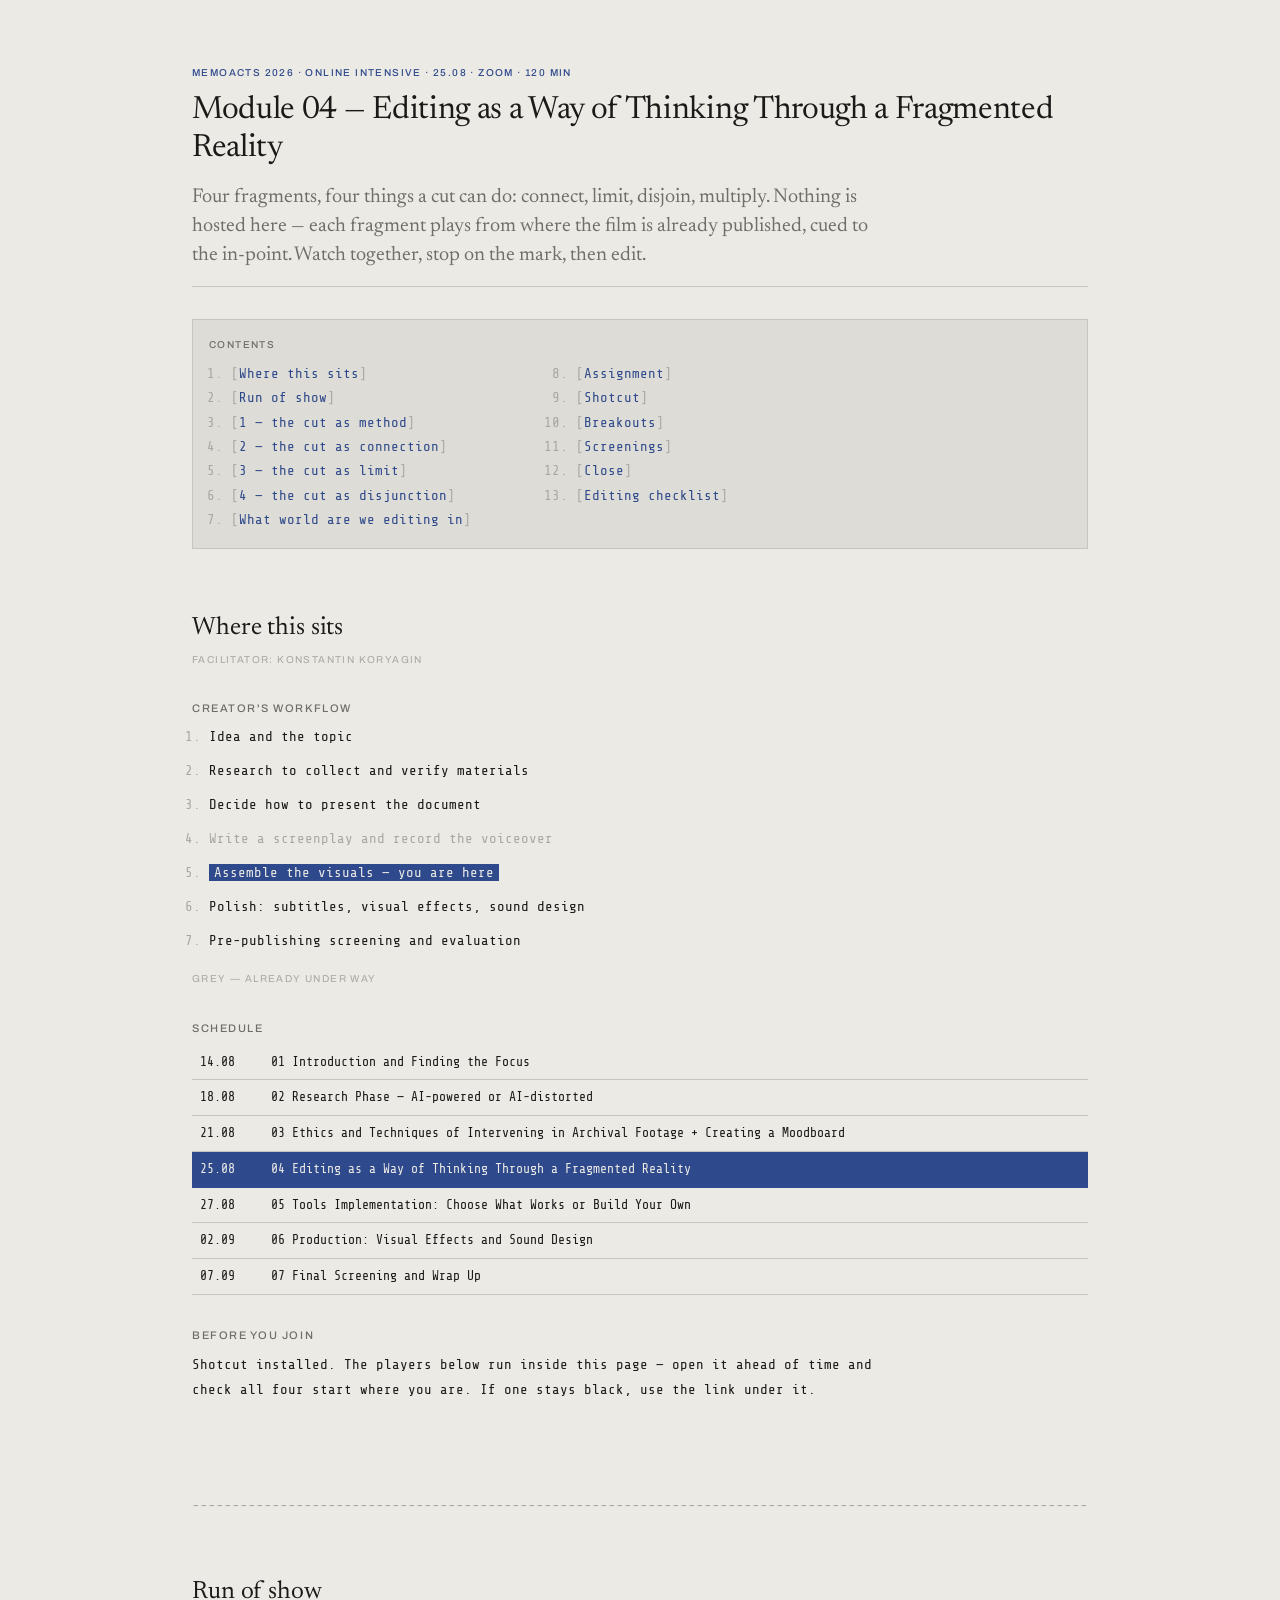
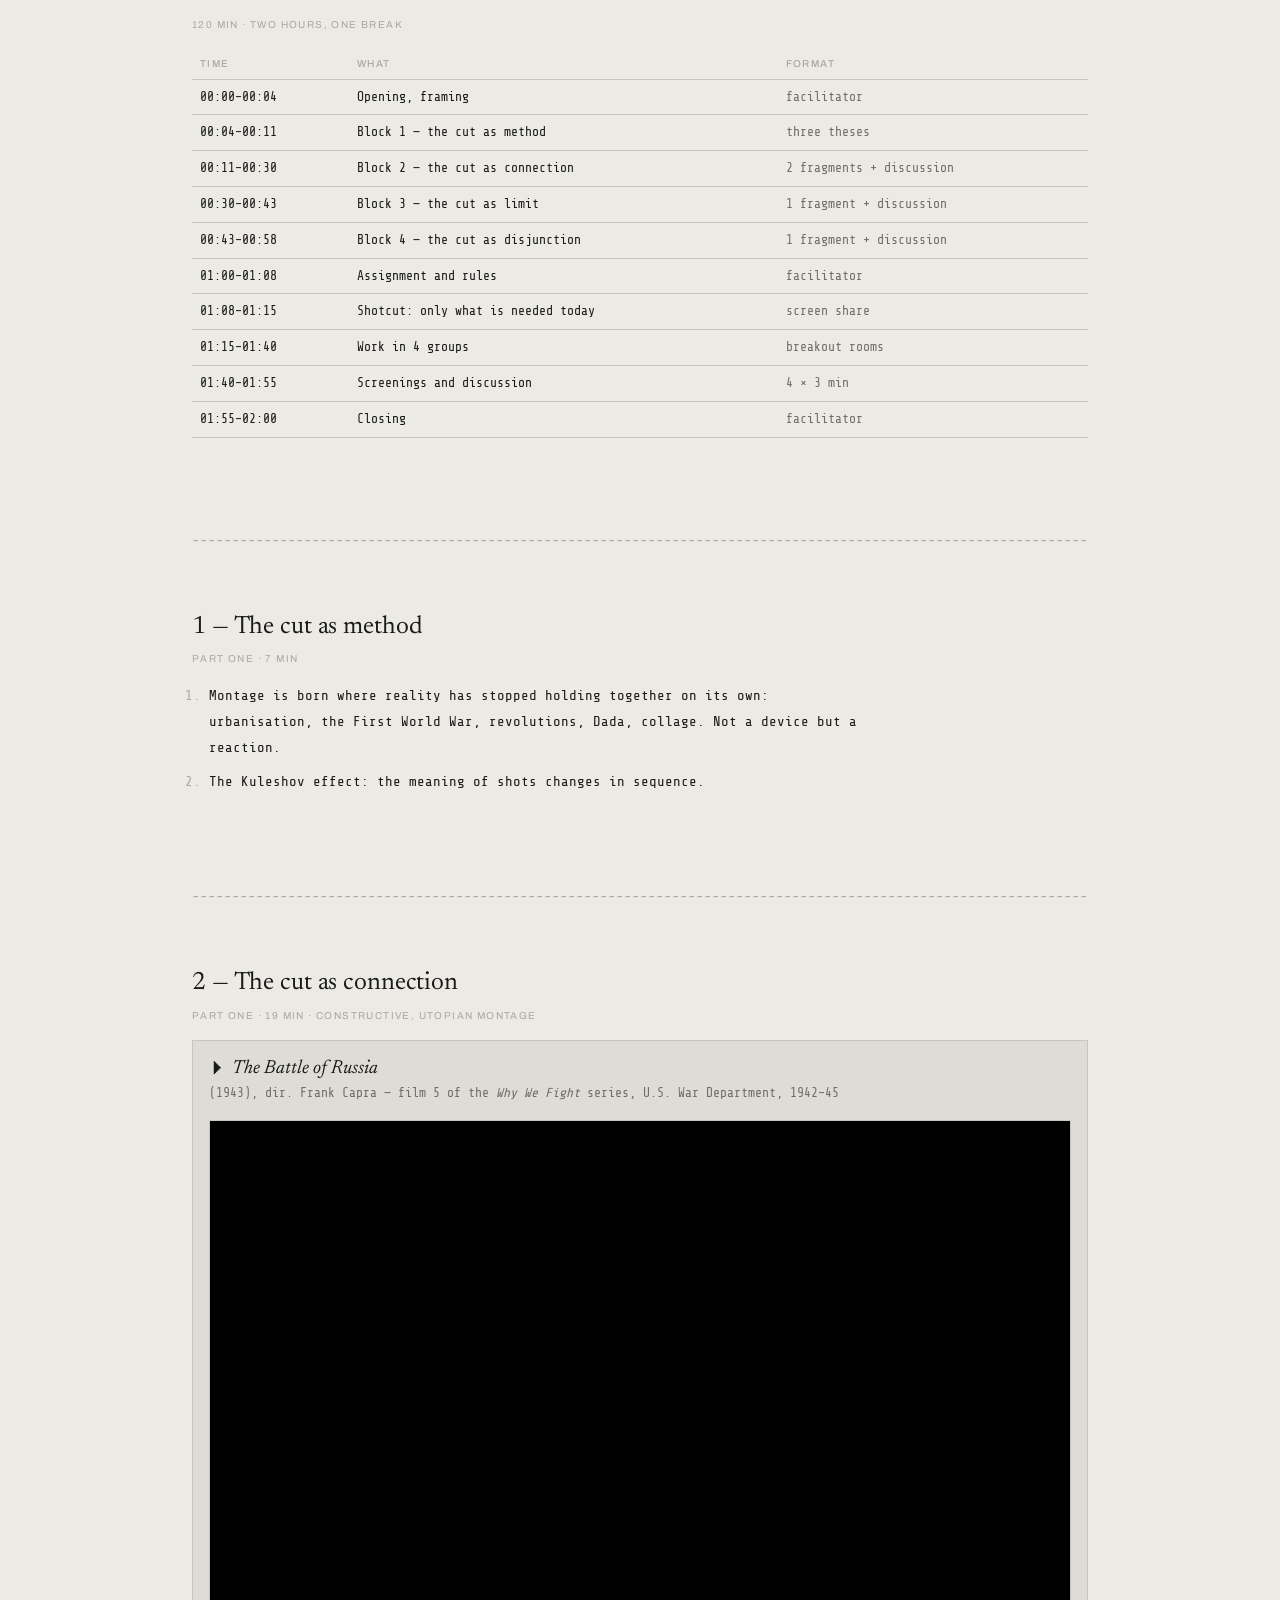
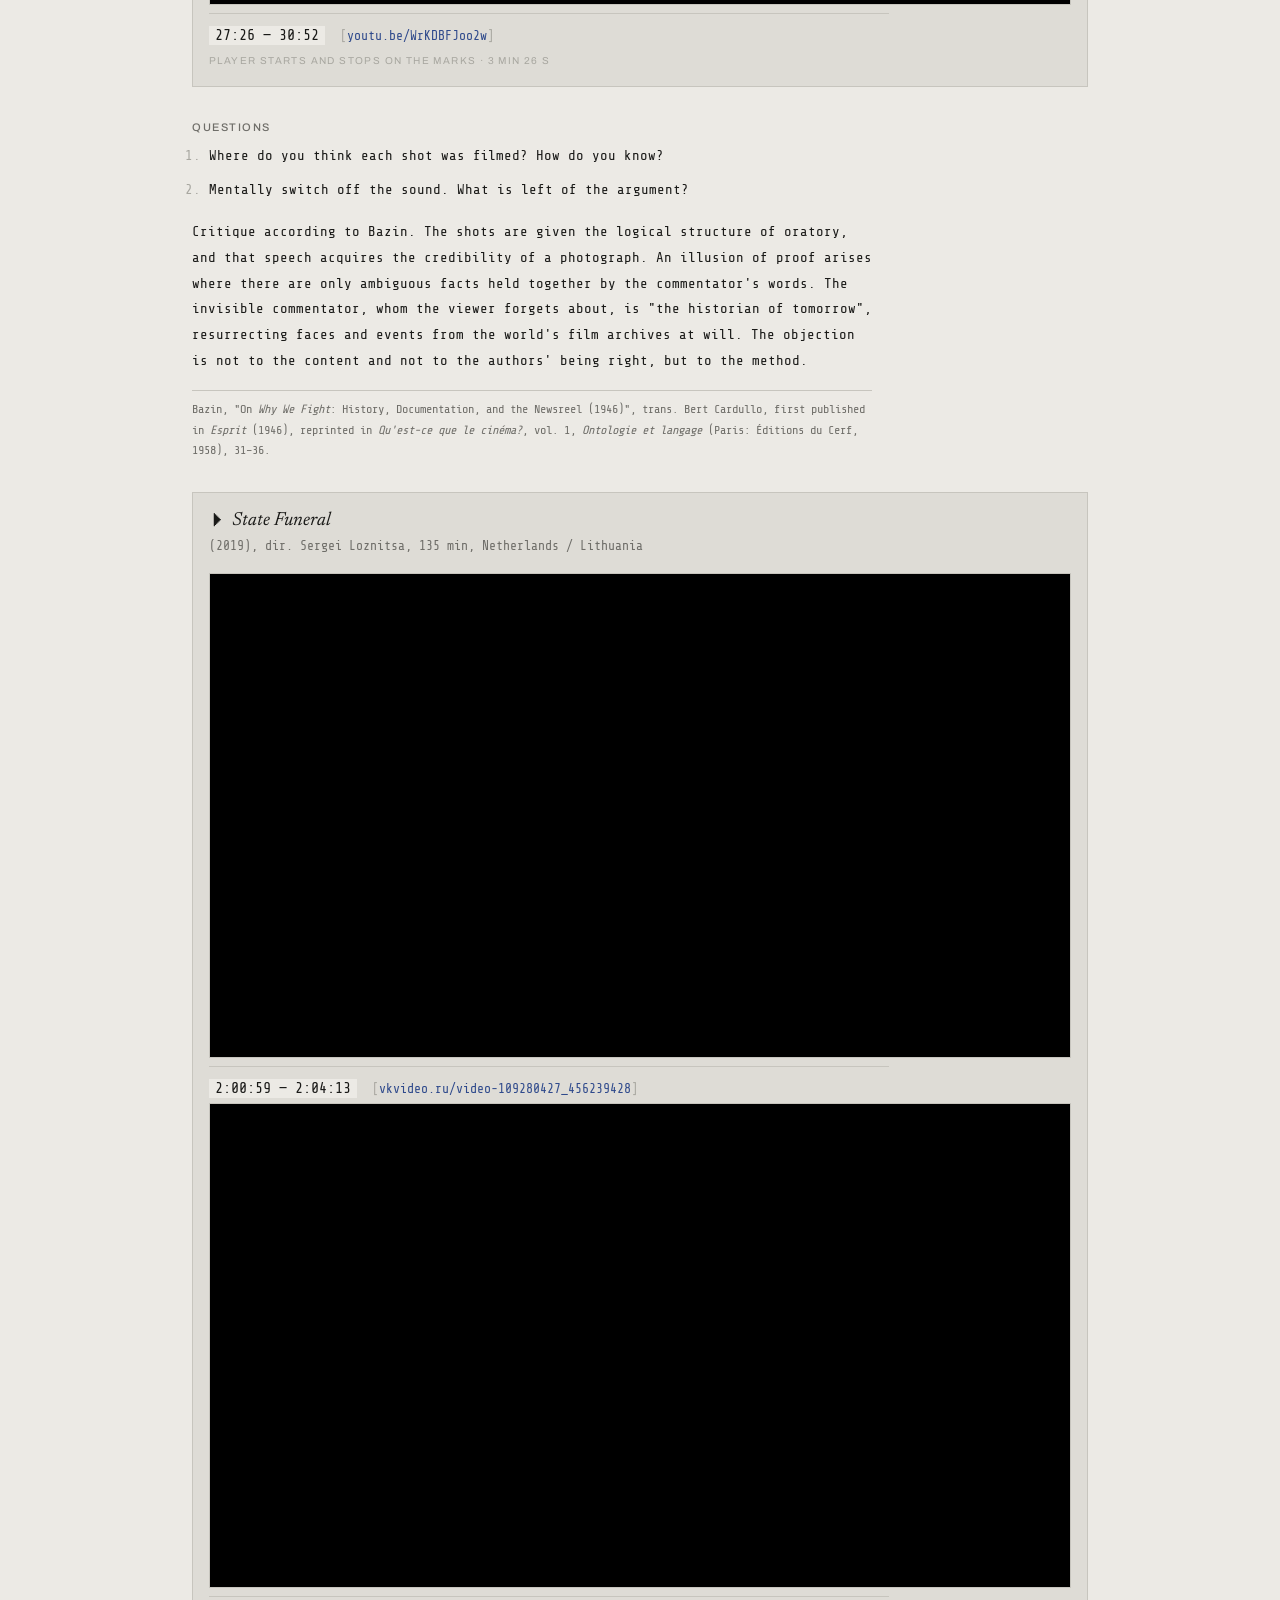
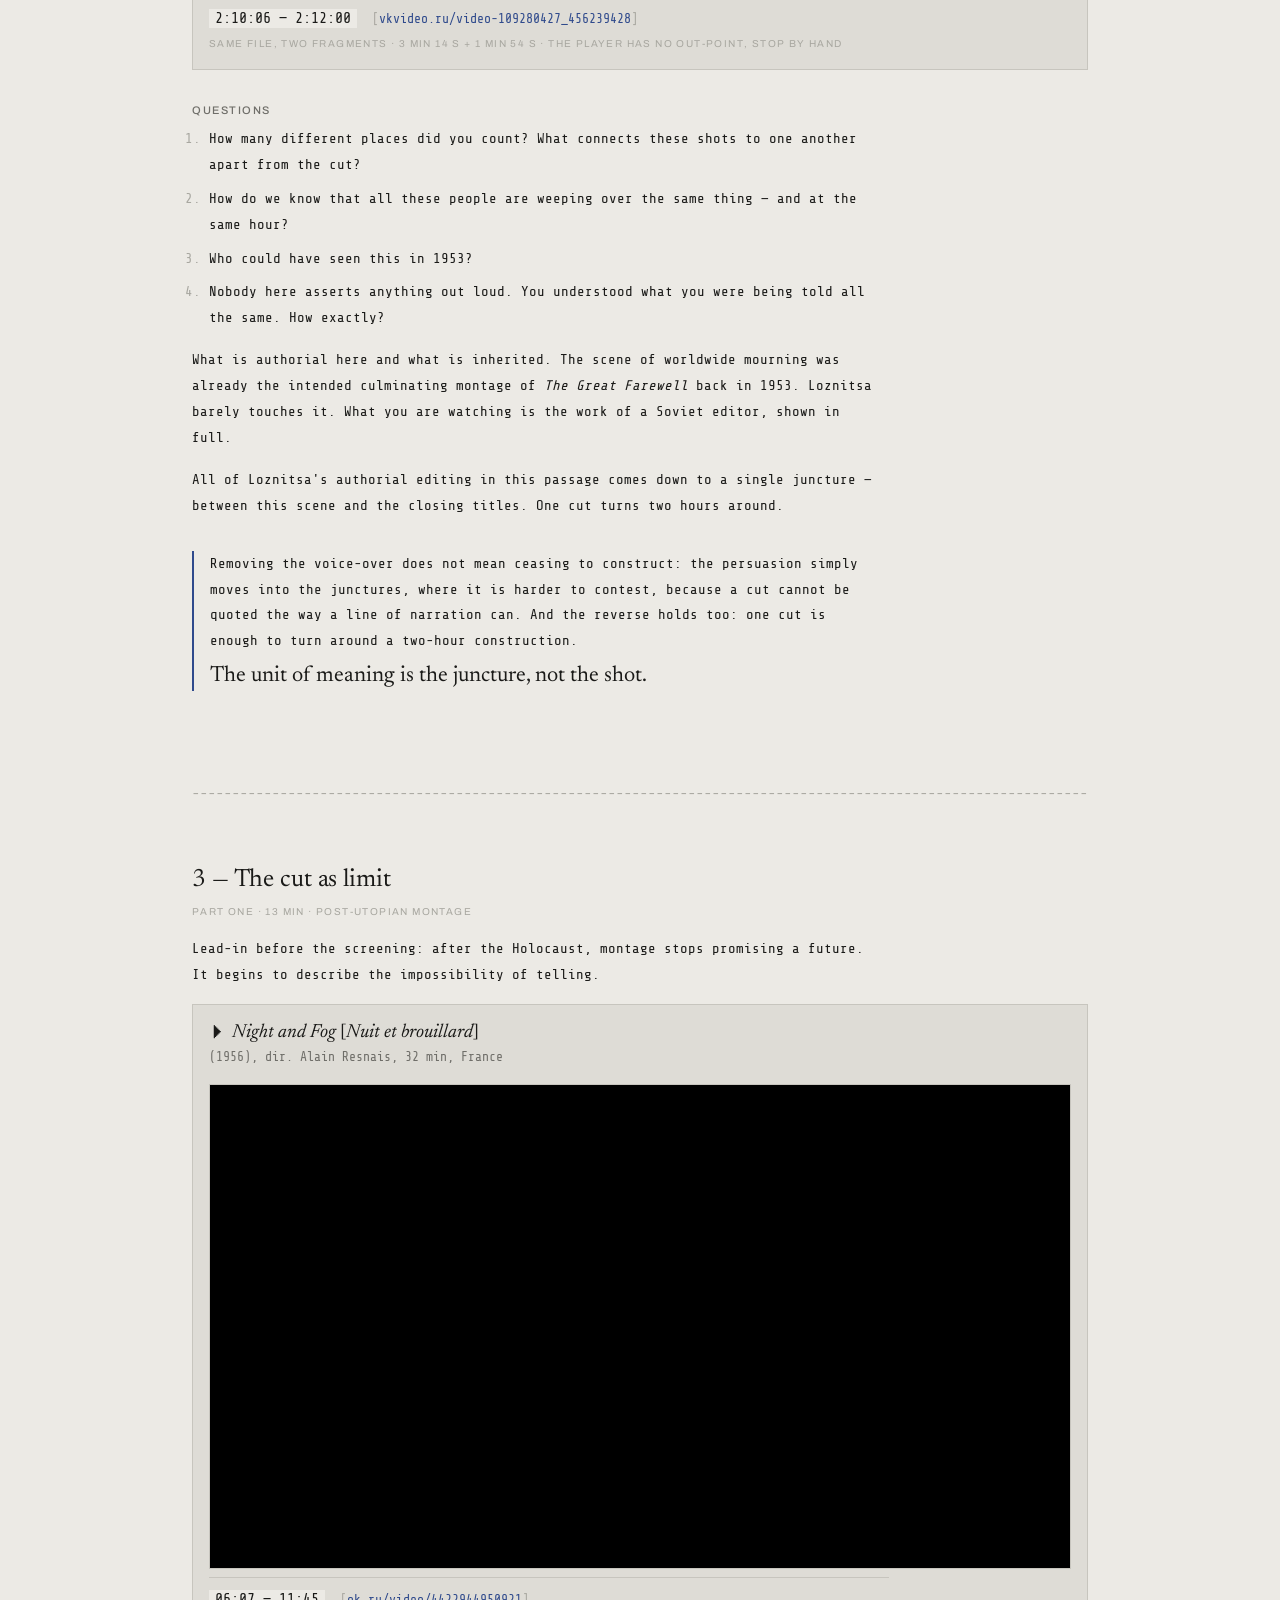
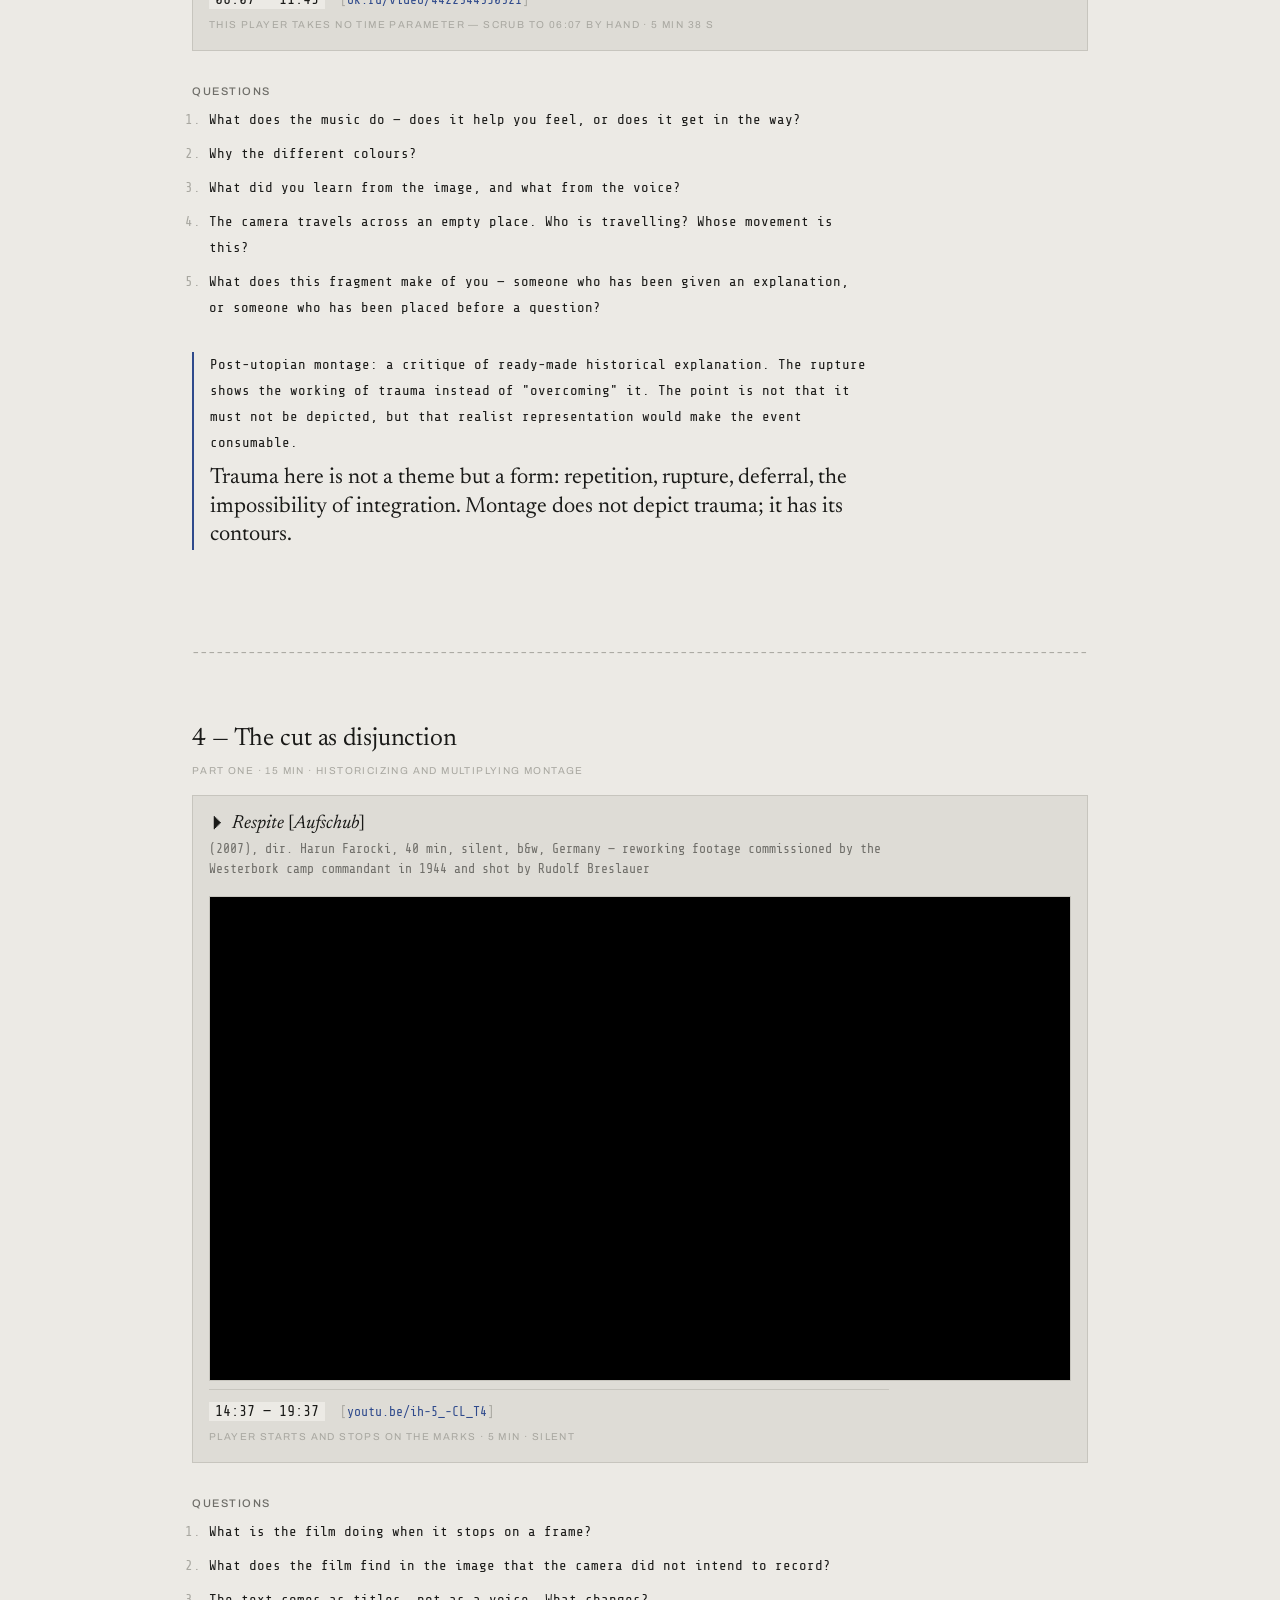
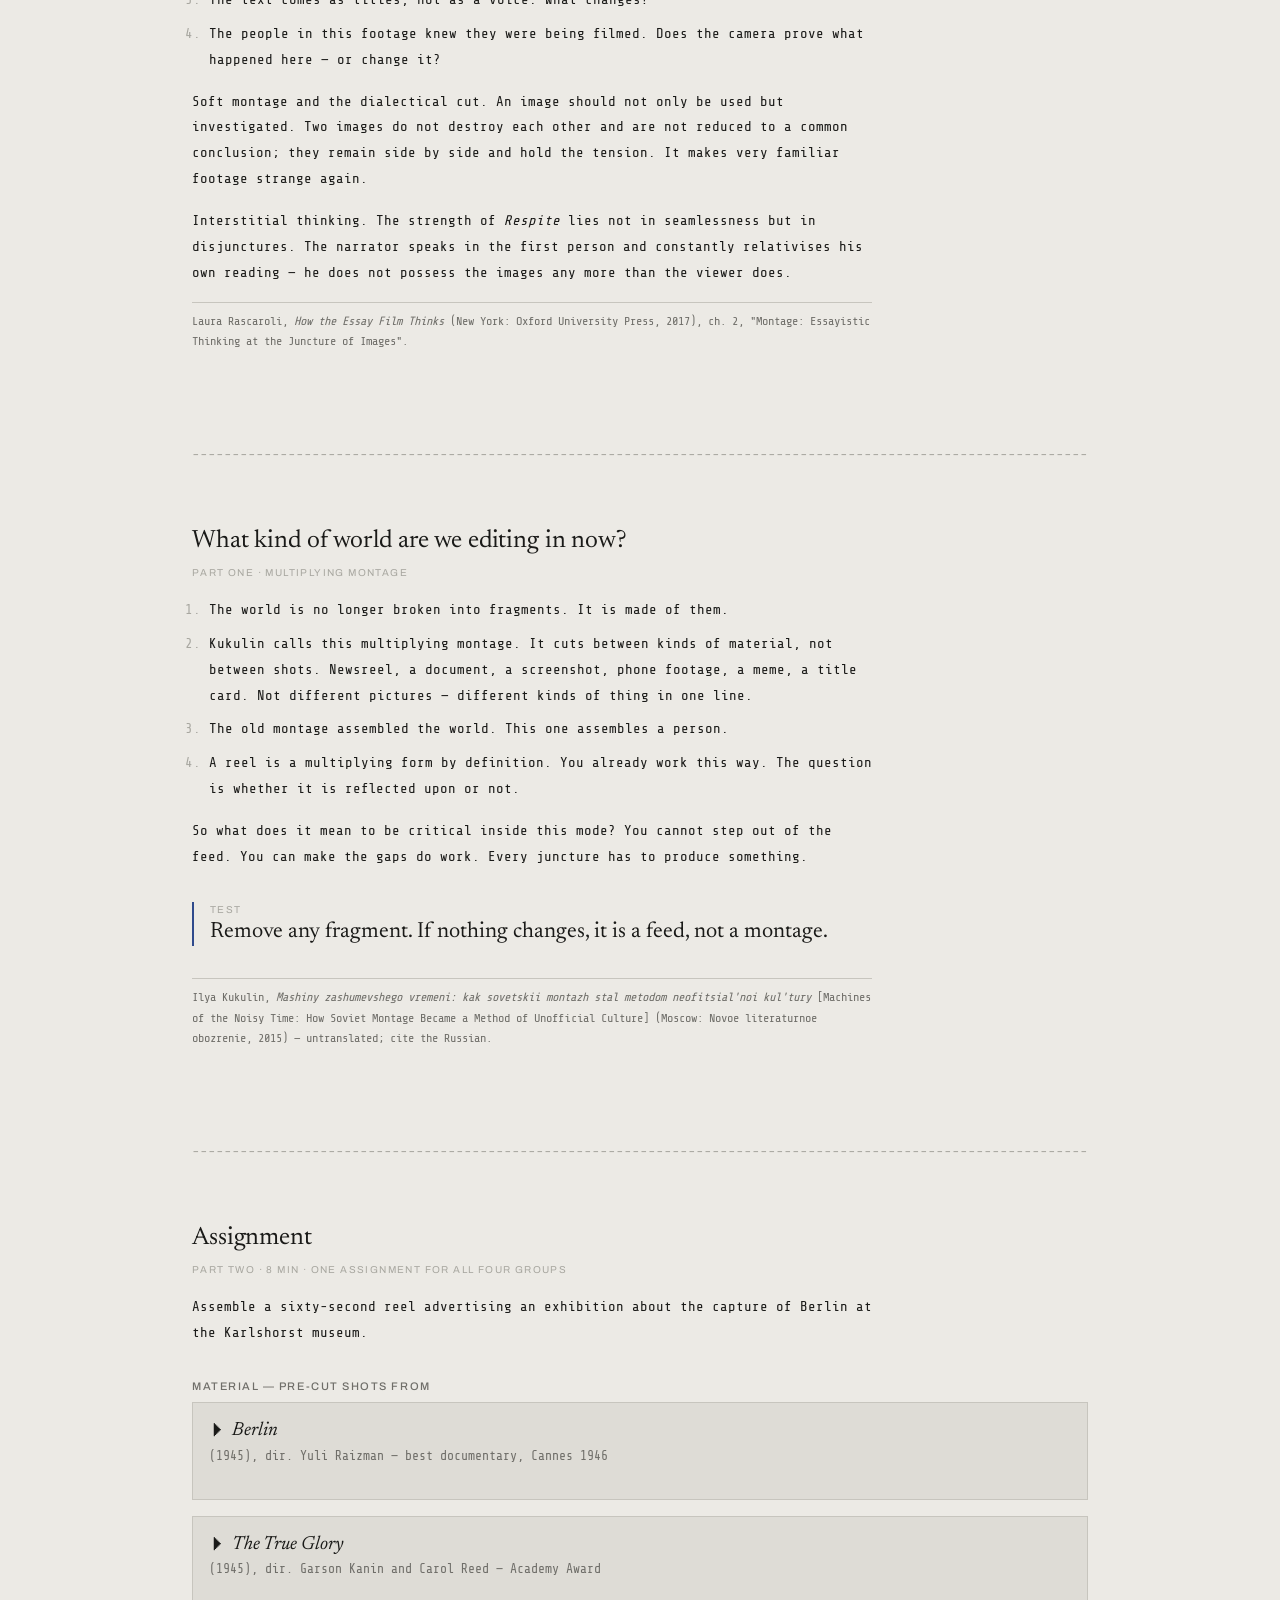
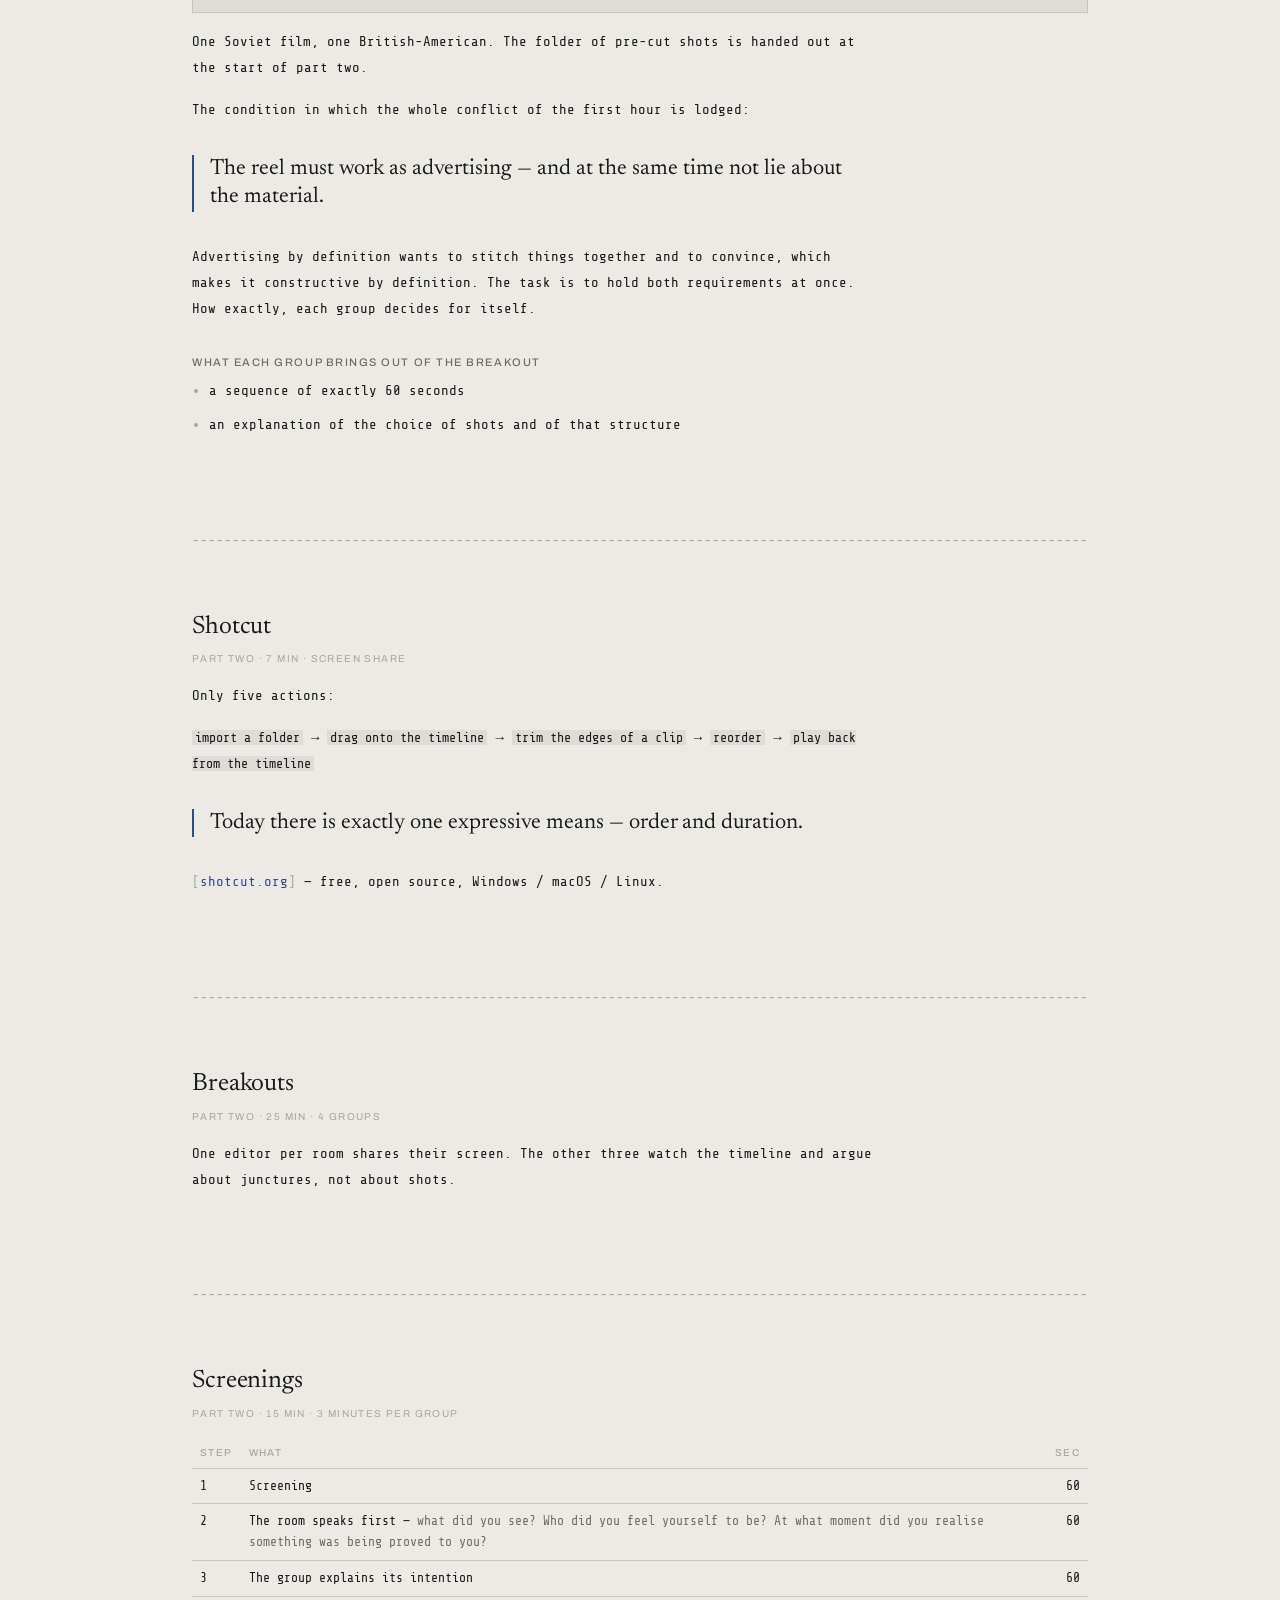
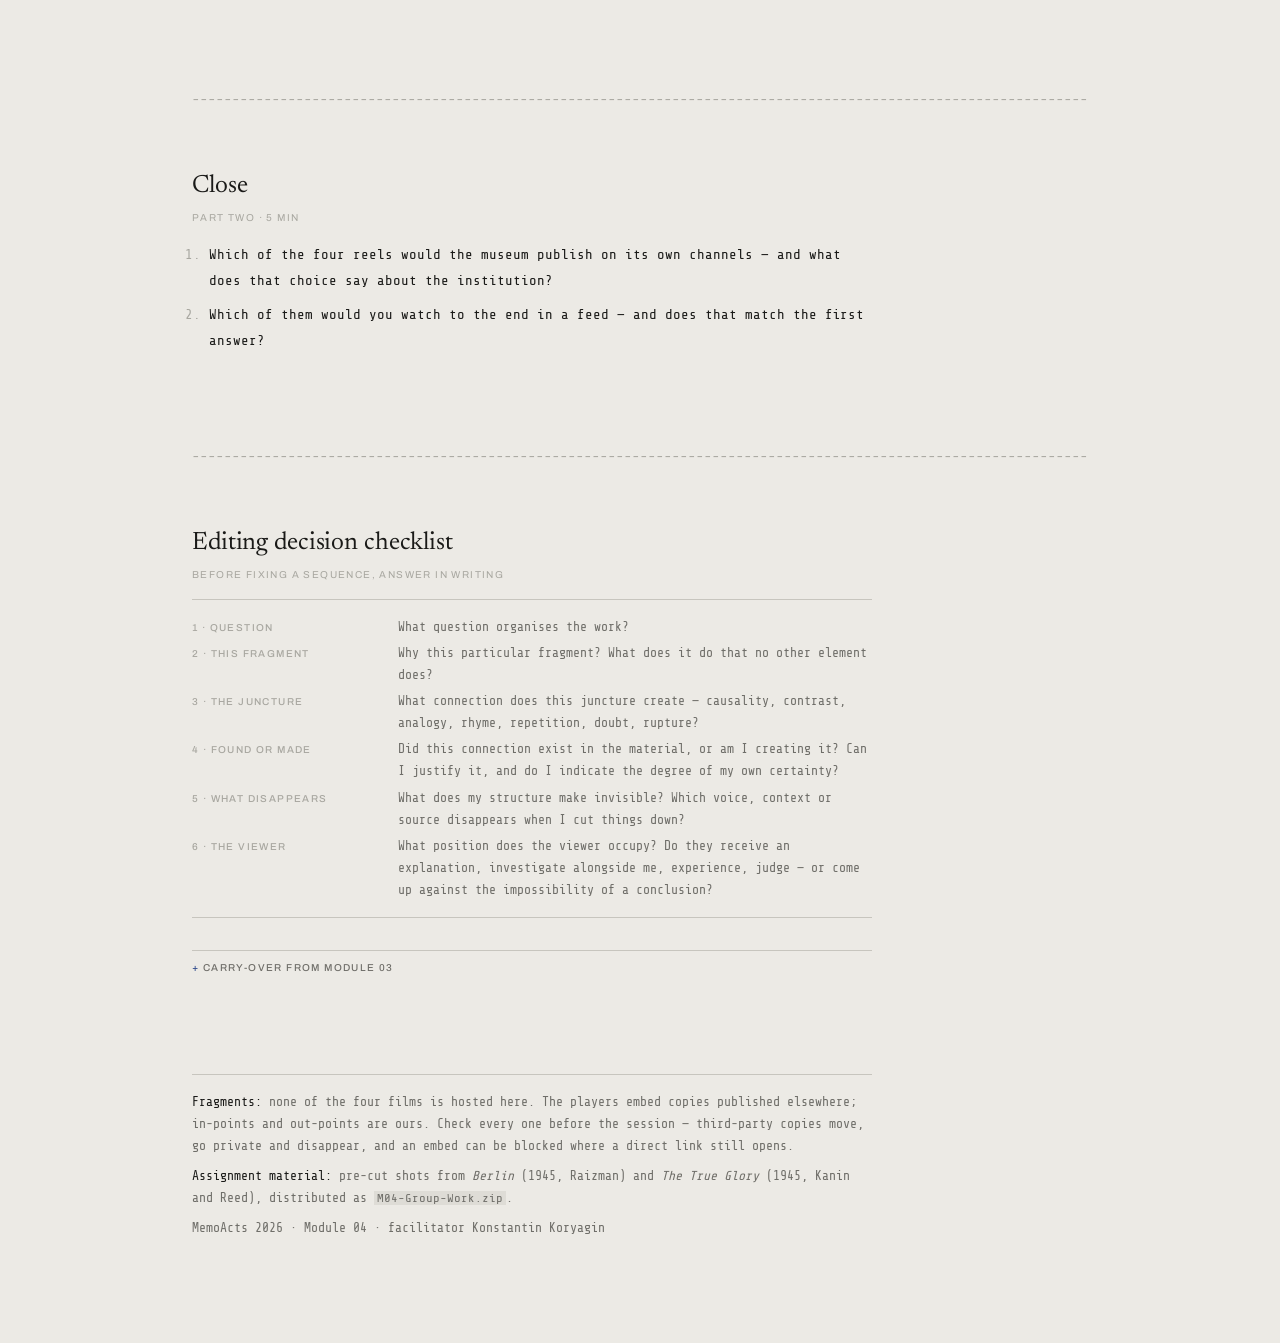
<file: memoacts/04/index.html>
<!--
  Module 04 — the whole module as one page.

  Same construction as module 03: one HTML file, one fonts/ directory, no
  server. The difference is the material. Module 03 carried its own media/
  folder because every clip was produced for it. Module 04 shows four films
  that exist in the world already, so nothing is hosted here — each fragment
  is an embedded player pointed at somebody else's copy, cued to the in-point,
  with the plain link underneath as the fallback. YouTube honours both marks;
  VK honours the in-point only; ok.ru honours neither.

  Type is the MemoActs archival register: Newsreader for titles, Archivo for
  the apparatus, Share Tech Mono for the typed body. Newsreader and Archivo
  come from Google Fonts over the network; Share Tech Mono is hosted in
  fonts/, so the body text still sets correctly on a machine that is offline.

  Rights: none of the four films is ours. Embedding a copy someone else has
  published and screening it in a seminar are different acts from publishing
  it. The players are what they are — check all five before the session; an
  embed can be blocked where the direct link still opens.
-->
<!doctype html>
<html lang="en">
<head>
<meta charset="utf-8">
<meta name="viewport" content="width=device-width, initial-scale=1">
<title>Module 04 — Editing as a Way of Thinking</title>
<style>
@import url("https://fonts.googleapis.com/css2?family=Archivo:wght@400;500&family=Newsreader:opsz,wght@6..72,400;6..72,500&display=swap");

/* Share Tech Mono is hosted in fonts/ rather than imported: the body text is
   the one register that must survive a screening with no network. */
@font-face {
  font-family: "Share Tech Mono";
  src: url("fonts/ShareTechMono-Regular.ttf") format("truetype");
  font-weight: 400;
  font-style: normal;
  font-display: swap;
}

:root {
  --scan-100: #eceae5;
  --scan-200: #dedcd6;
  --scan-300: #c7c5be;
  --scan-400: #a8a7a0;
  --scan-500: #6f6e69;

  --ink: #1a1a18;
  --annot: #2f4a8c;

  --space-xs: 8px;
  --space-sm: 16px;
  --space-md: 32px;
  --space-lg: 64px;
  --space-xl: 96px;

  --measure: 680px;
  --page: 960px;

  --typed: "Share Tech Mono", ui-monospace, "SFMono-Regular", Menlo,
           Consolas, monospace;
  --serif: "Newsreader", Georgia, "Times New Roman", serif;
  --apparatus: "Archivo", "Helvetica Neue", Arial, sans-serif;
  --divider-face: "Cascadia Mono", var(--typed);
}

* { box-sizing: border-box; }
html { -webkit-text-size-adjust: 100%; }

body {
  margin: 0;
  background: var(--scan-100);
  color: var(--ink);
  font-family: var(--typed);
  font-size: 14px;
  line-height: 1.85;
}

main {
  max-width: var(--page);
  margin: 0 auto;
  padding: var(--space-lg) var(--space-md) var(--space-xl);
}

.measure { max-width: var(--measure); }

/* --------------------------------------------------------------- masthead */

header.masthead {
  border-bottom: 1px solid var(--scan-300);
  padding-bottom: var(--space-sm);
  margin-bottom: var(--space-md);
}

.kicker {
  font-family: var(--apparatus);
  font-size: 10px;
  font-weight: 500;
  letter-spacing: 0.14em;
  text-transform: uppercase;
  color: var(--annot);
  margin: 0 0 var(--space-xs);
}

h1 {
  font-family: var(--serif);
  font-weight: 400;
  font-size: 32px;
  line-height: 1.2;
  letter-spacing: -0.01em;
  margin: 0 0 var(--space-sm);
}

@media (max-width: 560px) { h1 { font-size: 26px; } }

.standfirst {
  font-family: var(--serif);
  font-weight: 400;
  font-size: 20px;
  line-height: 1.45;
  color: var(--scan-500);
  margin: 0;
  max-width: var(--measure);
}

/* ---------------------------------------------------------------- runlist */

nav.runlist {
  border: 1px solid var(--scan-300);
  background: var(--scan-200);
  padding: var(--space-sm);
  margin-bottom: var(--space-lg);
}

nav.runlist p {
  font-family: var(--apparatus);
  font-size: 10px;
  font-weight: 500;
  letter-spacing: 0.14em;
  text-transform: uppercase;
  color: var(--scan-500);
  margin: 0 0 var(--space-xs);
}

nav.runlist ol {
  margin: 0;
  padding-left: 1.6em;
  columns: 2;
  column-gap: var(--space-md);
  line-height: 1.6;
}

@media (max-width: 640px) { nav.runlist ol { columns: 1; } }
nav.runlist li { margin-bottom: 2px; break-inside: avoid; }
nav.runlist ol::marker, nav.runlist li::marker { color: var(--scan-400); }

/* ------------------------------------------------------------------ links */

a { color: var(--annot); text-decoration: none; }
a::before { content: "["; color: var(--scan-400); }
a::after  { content: "]"; color: var(--scan-400); }
a:hover, a:focus { background: var(--annot); color: var(--scan-100); outline: none; }
a:hover::before, a:hover::after,
a:focus::before, a:focus::after { color: var(--scan-100); }

/* --------------------------------------------------------------- sections */

section { margin-bottom: var(--space-xl); scroll-margin-top: var(--space-sm); }

h2 {
  font-family: var(--serif);
  font-weight: 400;
  font-size: 25px;
  line-height: 1.25;
  letter-spacing: -0.005em;
  color: var(--ink);
  margin: 0 0 var(--space-xs);
}

@media (max-width: 560px) { h2 { font-size: 21px; } }

h2 em { font-style: italic; }

h3 {
  font-family: var(--apparatus);
  font-size: 11px;
  font-weight: 500;
  letter-spacing: 0.14em;
  text-transform: uppercase;
  color: var(--scan-500);
  line-height: 1.5;
  margin: var(--space-md) 0 var(--space-xs);
}

.meta {
  font-family: var(--apparatus);
  font-size: 10px;
  font-weight: 400;
  letter-spacing: 0.14em;
  text-transform: uppercase;
  color: var(--scan-400);
  line-height: 1.6;
  margin: 0 0 var(--space-sm);
}

p, ul, ol { max-width: var(--measure); }
p { margin: 0 0 var(--space-sm); }
ul, ol { padding-left: 1.2em; margin: 0 0 var(--space-sm); }
li { margin-bottom: var(--space-xs); }
li::marker { color: var(--scan-400); }
strong { font-weight: 400; color: var(--ink); }

/* You-are-here. Same block as a hovered link, so "current" and "clickable"
   read as one gesture: the blue is the page pointing at itself. */
.here {
  background: var(--annot);
  color: var(--scan-100);
  padding: 1px 5px;
}

tr.here td {
  background: var(--annot);
  color: var(--scan-100);
  border-bottom-color: var(--annot);
}

/* A stage already under way. Grey, not blue: started is not the same as
   "we are doing it in this room today". */
li.started { color: var(--scan-400); }

.legend {
  font-family: var(--apparatus);
  font-size: 10px;
  letter-spacing: 0.14em;
  text-transform: uppercase;
  color: var(--scan-400);
  margin: 0 0 var(--space-sm);
}

/* --------------------------------------------------------------- fragment */

/* Module 03 hosted its clips because it made them. These four films are other
   people's: the box holds a player, an in-point and an out-point, not a copy.
   Page-width like module 03's media frames, so the picture is watchable. */
.frag {
  background: var(--scan-200);
  border: 1px solid var(--scan-300);
  padding: var(--space-sm);
  margin: 0 0 var(--space-sm);
  transition: border-color 0.2s;
}

.frag:hover { border-color: var(--scan-400); }

/* The player itself. Nothing is hosted here — the iframe is a window onto
   somebody else's copy, cued to the in-point. If it stays black, the link
   under it is the fallback. */
.embed {
  position: relative;
  width: 100%;
  aspect-ratio: 16 / 9;
  background: #000;
  border: 1px solid var(--scan-300);
  margin: 0 0 var(--space-xs);
}

.embed iframe {
  position: absolute;
  inset: 0;
  width: 100%;
  height: 100%;
  border: 0;
}

.frag .title {
  font-family: var(--serif);
  font-size: 19px;
  line-height: 1.3;
  margin: 0 0 2px;
}

.frag .title em { font-style: italic; }

.frag .imprint {
  color: var(--scan-500);
  font-size: 13px;
  line-height: 1.6;
  margin: 0 0 var(--space-sm);
}

.frag .cue {
  border-top: 1px solid var(--scan-300);
  padding-top: var(--space-xs);
  margin: 0;
  font-size: 13px;
  line-height: 1.9;
}

.frag .cue .tc {
  font-size: 15px;
  color: var(--ink);
  background: var(--scan-100);
  padding: 1px 6px;
  margin-right: var(--space-xs);
  white-space: nowrap;
}

.frag .cue .note {
  font-family: var(--apparatus);
  font-size: 10px;
  letter-spacing: 0.14em;
  text-transform: uppercase;
  color: var(--scan-400);
  display: block;
}

/* ------------------------------------------------------------------- spec */

dl.spec {
  border-top: 1px solid var(--scan-300);
  border-bottom: 1px solid var(--scan-300);
  margin: 0 0 var(--space-md);
  padding: var(--space-sm) 0;
  font-size: 13px;
  line-height: 1.7;
  display: grid;
  grid-template-columns: 190px 1fr;
  gap: 4px var(--space-sm);
  max-width: var(--measure);
}

@media (max-width: 560px) { dl.spec { grid-template-columns: 1fr; gap: 0 0; } }

dl.spec dt {
  font-family: var(--apparatus);
  font-size: 10px;
  font-weight: 500;
  letter-spacing: 0.14em;
  text-transform: uppercase;
  color: var(--scan-400);
  line-height: 1.6;
  padding-top: 4px;
}

dl.spec dd { margin: 0; color: var(--scan-500); }
dl.spec dd code { color: var(--ink); }

code {
  background: var(--scan-200);
  padding: 0 3px;
  font-family: var(--typed);
  font-size: 0.95em;
}

/* ------------------------------------------------------------------ table */

table {
  border-collapse: collapse;
  width: 100%;
  font-size: 13px;
  line-height: 1.6;
  margin: 0 0 var(--space-md);
}

th, td {
  text-align: left;
  padding: 7px var(--space-xs);
  border-bottom: 1px solid var(--scan-300);
  vertical-align: top;
}

thead th {
  font-family: var(--apparatus);
  font-size: 10px;
  font-weight: 500;
  letter-spacing: 0.14em;
  text-transform: uppercase;
  color: var(--scan-400);
  border-bottom: 1px solid var(--scan-300);
}

td.num { text-align: right; font-variant-numeric: tabular-nums; }
td.dim, .dim { color: var(--scan-500); }
td.mark, .mark { color: var(--annot); }

/* -------------------------------------------------------------- discussion */

details {
  border-top: 1px solid var(--scan-300);
  padding-top: var(--space-xs);
  max-width: var(--measure);
}

summary {
  cursor: pointer;
  font-family: var(--apparatus);
  font-size: 10px;
  font-weight: 500;
  letter-spacing: 0.14em;
  text-transform: uppercase;
  color: var(--scan-500);
  list-style: none;
}

summary::-webkit-details-marker { display: none; }
summary::before { content: "+ "; color: var(--annot); }
details[open] summary::before { content: "\2212 "; }
summary:hover { color: var(--annot); }
details ol { padding-left: 1.4em; margin-top: var(--space-xs); }

/* ------------------------------------------------------------------ pull */

/* The one line each block is built to leave in the room. */
blockquote.pull {
  border-left: 2px solid var(--annot);
  margin: var(--space-md) 0;
  padding: 0 0 0 var(--space-sm);
  max-width: var(--measure);
}

blockquote.pull p { margin: 0 0 var(--space-xs); }
blockquote.pull p:last-child { margin-bottom: 0; }

blockquote.pull .claim {
  font-family: var(--serif);
  font-size: 22px;
  line-height: 1.3;
  color: var(--ink);
}

@media (max-width: 560px) { blockquote.pull .claim { font-size: 19px; } }

.source {
  font-size: 12px;
  line-height: 1.7;
  color: var(--scan-500);
  max-width: var(--measure);
  border-top: 1px solid var(--scan-300);
  padding-top: var(--space-xs);
  margin: var(--space-sm) 0 var(--space-md);
}

/* ---------------------------------------------------------------- divider */

/* An unrendered markdown rule: the dashes are literally set, not drawn. */
.divider {
  font-family: var(--divider-face);
  color: var(--scan-400);
  font-size: 14px;
  line-height: 1;
  margin: var(--space-lg) 0;
  overflow: hidden;
  white-space: nowrap;
  user-select: none;
}

.divider::before {
  content: "------------------------------------------------------------------------------------------------------------------------------------------------------------";
}

/* ----------------------------------------------------------------- footer */

footer {
  border-top: 1px solid var(--scan-300);
  padding-top: var(--space-sm);
  color: var(--scan-500);
  font-size: 13px;
  line-height: 1.7;
  max-width: var(--measure);
}

footer p { margin: 0 0 var(--space-xs); }
</style>
</head>
<body>
<main>

<header class="masthead">
  <p class="kicker">MemoActs 2026 · online intensive · 25.08 · Zoom · 120 min</p>
  <h1>Module 04 — Editing as a Way of Thinking Through a Fragmented Reality</h1>
  <p class="standfirst measure">
    Four fragments, four things a cut can do: connect, limit, disjoin, multiply.
    Nothing is hosted here — each fragment plays from where the film is already
    published, cued to the in-point. Watch together, stop on the mark, then
    edit.
  </p>
</header>

<nav class="runlist">
  <p>Contents</p>
  <ol>
    <li><a href="#where">Where this sits</a></li>
    <li><a href="#runsheet">Run of show</a></li>
    <li><a href="#B1">1 — the cut as method</a></li>
    <li><a href="#B2">2 — the cut as connection</a></li>
    <li><a href="#B3">3 — the cut as limit</a></li>
    <li><a href="#B4">4 — the cut as disjunction</a></li>
    <li><a href="#now">What world are we editing in</a></li>
    <li><a href="#assignment">Assignment</a></li>
    <li><a href="#shotcut">Shotcut</a></li>
    <li><a href="#breakouts">Breakouts</a></li>
    <li><a href="#screenings">Screenings</a></li>
    <li><a href="#close">Close</a></li>
    <li><a href="#checklist">Editing checklist</a></li>
  </ol>
</nav>

<!-- ----------------------------------------------------------- where -->

<section id="where">
  <h2>Where this sits</h2>
  <p class="meta">Facilitator: Konstantin Koryagin</p>

  <h3>Creator's workflow</h3>
  <ol>
    <li>Idea and the topic</li>
    <li>Research to collect and verify materials</li>
    <li>Decide how to present the document</li>
    <li class="started">Write a screenplay and record the voiceover</li>
    <li><strong class="here">Assemble the visuals — you are here</strong></li>
    <li>Polish: subtitles, visual effects, sound design</li>
    <li>Pre-publishing screening and evaluation</li>
  </ol>
  <p class="legend">Grey — already under way</p>

  <h3>Schedule</h3>
  <table>
    <tbody>
      <tr><td>14.08</td><td>01 Introduction and Finding the Focus</td></tr>
      <tr><td>18.08</td><td>02 Research Phase — AI-powered or AI-distorted</td></tr>
      <tr><td>21.08</td><td>03 Ethics and Techniques of Intervening in Archival Footage + Creating a Moodboard</td></tr>
      <tr class="here"><td>25.08</td><td>04 Editing as a Way of Thinking Through a Fragmented Reality</td></tr>
      <tr><td>27.08</td><td>05 Tools Implementation: Choose What Works or Build Your Own</td></tr>
      <tr><td>02.09</td><td>06 Production: Visual Effects and Sound Design</td></tr>
      <tr><td>07.09</td><td>07 Final Screening and Wrap Up</td></tr>
    </tbody>
  </table>

  <h3>Before you join</h3>
  <p>Shotcut installed. The players below run inside this page — open it ahead
    of time and check all four start where you are. If one stays black, use the
    link under it.</p>
</section>

<div class="divider" aria-hidden="true"></div>

<!-- -------------------------------------------------------- runsheet -->

<section id="runsheet">
  <h2>Run of show</h2>
  <p class="meta">120 min · two hours, one break</p>

  <table>
    <thead>
      <tr><th>Time</th><th>What</th><th>Format</th></tr>
    </thead>
    <tbody>
      <tr><td>00:00–00:04</td><td>Opening, framing</td><td class="dim">facilitator</td></tr>
      <tr><td>00:04–00:11</td><td>Block 1 — the cut as method</td><td class="dim">three theses</td></tr>
      <tr><td>00:11–00:30</td><td>Block 2 — the cut as connection</td><td class="dim">2 fragments + discussion</td></tr>
      <tr><td>00:30–00:43</td><td>Block 3 — the cut as limit</td><td class="dim">1 fragment + discussion</td></tr>
      <tr><td>00:43–00:58</td><td>Block 4 — the cut as disjunction</td><td class="dim">1 fragment + discussion</td></tr>
      <tr><td>01:00–01:08</td><td>Assignment and rules</td><td class="dim">facilitator</td></tr>
      <tr><td>01:08–01:15</td><td>Shotcut: only what is needed today</td><td class="dim">screen share</td></tr>
      <tr><td>01:15–01:40</td><td>Work in 4 groups</td><td class="dim">breakout rooms</td></tr>
      <tr><td>01:40–01:55</td><td>Screenings and discussion</td><td class="dim">4 × 3 min</td></tr>
      <tr><td>01:55–02:00</td><td>Closing</td><td class="dim">facilitator</td></tr>
    </tbody>
  </table>
</section>

<div class="divider" aria-hidden="true"></div>

<!-- -------------------------------------------------------------- B1 -->

<section id="B1">
  <h2>1 — The cut as method</h2>
  <p class="meta">Part one · 7 min</p>

  <ol>
    <li>Montage is born where reality has stopped holding together on its own:
      urbanisation, the First World War, revolutions, Dada, collage. Not a
      device but a reaction.</li>
    <li>The Kuleshov effect: the meaning of shots changes in sequence.</li>
  </ol>
</section>

<div class="divider" aria-hidden="true"></div>

<!-- -------------------------------------------------------------- B2 -->

<section id="B2">
  <h2>2 — The cut as connection</h2>
  <p class="meta">Part one · 19 min · constructive, utopian montage</p>

  <div class="frag">
    <p class="title">⏵ <em>The Battle of Russia</em></p>
    <p class="imprint">(1943), dir. Frank Capra — film 5 of the <em>Why We Fight</em>
      series, U.S. War Department, 1942–45</p>
    <div class="embed">
      <iframe src="https://www.youtube-nocookie.com/embed/WrKDBFJoo2w?start=1646&amp;end=1852&amp;rel=0"
              title="The Battle of Russia — 27:26–30:52"
              loading="lazy" allowfullscreen
              allow="accelerometer; encrypted-media; picture-in-picture; fullscreen"></iframe>
    </div>
    <p class="cue">
      <span class="tc">27:26 — 30:52</span>
      <a href="https://youtu.be/WrKDBFJoo2w?t=1646">youtu.be/WrKDBFJoo2w</a>
      <span class="note">Player starts and stops on the marks · 3 min 26 s</span>
    </p>
  </div>

  <h3>Questions</h3>
  <ol>
    <li>Where do you think each shot was filmed? How do you know?</li>
    <li><strong>Mentally switch off the sound. What is left of the argument?</strong></li>
  </ol>

  <p><strong>Critique according to Bazin.</strong> The shots are given the
    logical structure of oratory, and that speech acquires the credibility of a
    photograph. An illusion of proof arises where there are only ambiguous facts
    held together by the commentator's words. The invisible commentator, whom
    the viewer forgets about, is "the historian of tomorrow", resurrecting faces
    and events from the world's film archives at will. The objection is not to
    the content and not to the authors' being right, but to the method.</p>

  <p class="source">Bazin, "On <em>Why We Fight</em>: History, Documentation, and
    the Newsreel (1946)", trans. Bert Cardullo, first published in
    <em>Esprit</em> (1946), reprinted in <em>Qu'est-ce que le cinéma?</em>,
    vol. 1, <em>Ontologie et langage</em> (Paris: Éditions du Cerf, 1958),
    31–36.</p>

  <div class="frag">
    <p class="title">⏵ <em>State Funeral</em></p>
    <p class="imprint">(2019), dir. Sergei Loznitsa, 135 min, Netherlands / Lithuania</p>
    <div class="embed">
      <iframe src="https://vkvideo.ru/video_ext.php?oid=-109280427&amp;id=456239428&amp;hd=2&amp;t=2h0m59s"
              title="State Funeral — 2:00:59"
              loading="lazy" allowfullscreen
              allow="encrypted-media; picture-in-picture; fullscreen"></iframe>
    </div>
    <p class="cue">
      <span class="tc">2:00:59 — 2:04:13</span>
      <a href="https://vkvideo.ru/video-109280427_456239428?t=2h0m59s">vkvideo.ru/video-109280427_456239428</a>
    </p>

    <div class="embed">
      <iframe src="https://vkvideo.ru/video_ext.php?oid=-109280427&amp;id=456239428&amp;hd=2&amp;t=2h10m6s"
              title="State Funeral — 2:10:06"
              loading="lazy" allowfullscreen
              allow="encrypted-media; picture-in-picture; fullscreen"></iframe>
    </div>
    <p class="cue">
      <span class="tc">2:10:06 — 2:12:00</span>
      <a href="https://vkvideo.ru/video-109280427_456239428?t=2h10m6s">vkvideo.ru/video-109280427_456239428</a>
      <span class="note">Same file, two fragments · 3 min 14 s + 1 min 54 s · the player has no out-point, stop by hand</span>
    </p>
  </div>

  <h3>Questions</h3>
  <ol>
    <li>How many different places did you count? What connects these shots to
      one another apart from the cut?</li>
    <li>How do we know that all these people are weeping over the same thing —
      and at the same hour?</li>
    <li>Who could have seen this in 1953?</li>
    <li>Nobody here asserts anything out loud. You understood what you were
      being told all the same. How exactly?</li>
  </ol>

  <p><strong>What is authorial here and what is inherited.</strong> The scene of
    worldwide mourning was already the intended culminating montage of
    <em>The Great Farewell</em> back in 1953. Loznitsa barely touches it. What
    you are watching is the work of a Soviet editor, shown in full.</p>

  <p>All of Loznitsa's authorial editing in this passage comes down to a single
    juncture — between this scene and the closing titles. One cut turns two
    hours around.</p>

  <blockquote class="pull">
    <p>Removing the voice-over does not mean ceasing to construct: the
      persuasion simply moves into the junctures, where it is harder to contest,
      because a cut cannot be quoted the way a line of narration can. And the
      reverse holds too: one cut is enough to turn around a two-hour
      construction.</p>
    <p class="claim">The unit of meaning is the juncture, not the shot.</p>
  </blockquote>
</section>

<div class="divider" aria-hidden="true"></div>

<!-- -------------------------------------------------------------- B3 -->

<section id="B3">
  <h2>3 — The cut as limit</h2>
  <p class="meta">Part one · 13 min · post-utopian montage</p>

  <p><strong>Lead-in before the screening:</strong> after the Holocaust, montage
    stops promising a future. It begins to describe the impossibility of
    telling.</p>

  <div class="frag">
    <p class="title">⏵ <em>Night and Fog</em> [<em>Nuit et brouillard</em>]</p>
    <p class="imprint">(1956), dir. Alain Resnais, 32 min, France</p>
    <div class="embed">
      <iframe src="https://ok.ru/videoembed/4422944950921"
              title="Night and Fog"
              loading="lazy" allowfullscreen
              allow="encrypted-media; picture-in-picture; fullscreen"></iframe>
    </div>
    <p class="cue">
      <span class="tc">06:07 — 11:45</span>
      <a href="https://ok.ru/video/4422944950921">ok.ru/video/4422944950921</a>
      <span class="note">This player takes no time parameter — scrub to 06:07 by hand · 5 min 38 s</span>
    </p>
  </div>

  <h3>Questions</h3>
  <ol>
    <li>What does the music do — does it help you feel, or does it get in the
      way?</li>
    <li>Why the different colours?</li>
    <li>What did you learn from the image, and what from the voice?</li>
    <li>The camera travels across an empty place. Who is travelling? Whose
      movement is this?</li>
    <li>What does this fragment make of you — someone who has been given an
      explanation, or someone who has been placed before a question?</li>
  </ol>

  <blockquote class="pull">
    <p><strong>Post-utopian montage:</strong> a critique of ready-made
      historical explanation. The rupture shows the working of trauma instead of
      "overcoming" it. The point is not that it must not be depicted, but that
      realist representation would make the event consumable.</p>
    <p class="claim">Trauma here is not a theme but a form: repetition, rupture,
      deferral, the impossibility of integration. Montage does not depict
      trauma; it has its contours.</p>
  </blockquote>
</section>

<div class="divider" aria-hidden="true"></div>

<!-- -------------------------------------------------------------- B4 -->

<section id="B4">
  <h2>4 — The cut as disjunction</h2>
  <p class="meta">Part one · 15 min · historicizing and multiplying montage</p>

  <div class="frag">
    <p class="title">⏵ <em>Respite</em> [<em>Aufschub</em>]</p>
    <p class="imprint">(2007), dir. Harun Farocki, 40 min, silent, b&amp;w,
      Germany — reworking footage commissioned by the Westerbork camp
      commandant in 1944 and shot by Rudolf Breslauer</p>
    <div class="embed">
      <iframe src="https://www.youtube-nocookie.com/embed/ih-5_-CL_T4?start=877&amp;end=1177&amp;rel=0"
              title="Respite — 14:37–19:37"
              loading="lazy" allowfullscreen
              allow="accelerometer; encrypted-media; picture-in-picture; fullscreen"></iframe>
    </div>
    <p class="cue">
      <span class="tc">14:37 — 19:37</span>
      <a href="https://youtu.be/ih-5_-CL_T4?t=877">youtu.be/ih-5_-CL_T4</a>
      <span class="note">Player starts and stops on the marks · 5 min · silent</span>
    </p>
  </div>

  <h3>Questions</h3>
  <ol>
    <li>What is the film doing when it stops on a frame?</li>
    <li>What does the film find in the image that the camera did not intend to
      record?</li>
    <li>The text comes as titles, not as a voice. What changes?</li>
    <li>The people in this footage knew they were being filmed. Does the camera
      prove what happened here — or change it?</li>
  </ol>

  <p><strong>Soft montage and the dialectical cut.</strong> An image should not
    only be used but investigated. Two images do not destroy each other and are
    not reduced to a common conclusion; they remain side by side and hold the
    tension. It makes very familiar footage strange again.</p>

  <p><strong>Interstitial thinking.</strong> The strength of <em>Respite</em>
    lies not in seamlessness but in disjunctures. The narrator speaks in the
    first person and constantly relativises his own reading — he does not
    possess the images any more than the viewer does.</p>

  <p class="source">Laura Rascaroli, <em>How the Essay Film Thinks</em>
    (New York: Oxford University Press, 2017), ch. 2, "Montage: Essayistic
    Thinking at the Juncture of Images".</p>
</section>

<div class="divider" aria-hidden="true"></div>

<!-- ------------------------------------------------------------- now -->

<section id="now">
  <h2>What kind of world are we editing in now?</h2>
  <p class="meta">Part one · multiplying montage</p>

  <ol>
    <li>The world is no longer broken into fragments. It is made of them.</li>
    <li>Kukulin calls this <strong>multiplying montage</strong>. It cuts between
      kinds of material, not between shots. Newsreel, a document, a screenshot,
      phone footage, a meme, a title card. Not different pictures — different
      kinds of thing in one line.</li>
    <li>The old montage assembled the world. This one assembles a person.</li>
    <li>A reel is a multiplying form by definition. You already work this way.
      The question is whether it is reflected upon or not.</li>
  </ol>

  <p><strong>So what does it mean to be critical inside this mode?</strong>
    You cannot step out of the feed. You can make the gaps do work. Every
    juncture has to produce something.</p>

  <blockquote class="pull">
    <p class="meta" style="margin-bottom:0">Test</p>
    <p class="claim">Remove any fragment. If nothing changes, it is a feed, not
      a montage.</p>
  </blockquote>

  <p class="source">Ilya Kukulin, <em>Mashiny zashumevshego vremeni: kak
    sovetskii montazh stal metodom neofitsial'noi kul'tury</em> [Machines of the
    Noisy Time: How Soviet Montage Became a Method of Unofficial Culture]
    (Moscow: Novoe literaturnoe obozrenie, 2015) — untranslated; cite the
    Russian.</p>
</section>

<div class="divider" aria-hidden="true"></div>

<!-- ------------------------------------------------------ assignment -->

<section id="assignment">
  <h2>Assignment</h2>
  <p class="meta">Part two · 8 min · one assignment for all four groups</p>

  <p>Assemble a sixty-second reel advertising an exhibition about the capture of
    Berlin at the Karlshorst museum.</p>

  <h3>Material — pre-cut shots from</h3>

  <div class="frag">
    <p class="title">⏵ <em>Berlin</em></p>
    <p class="imprint">(1945), dir. Yuli Raizman — best documentary, Cannes 1946</p>
  </div>

  <div class="frag">
    <p class="title">⏵ <em>The True Glory</em></p>
    <p class="imprint">(1945), dir. Garson Kanin and Carol Reed — Academy Award</p>
  </div>

  <p>One Soviet film, one British-American. The folder of pre-cut shots is
    handed out at the start of part two.</p>

  <p>The condition in which the whole conflict of the first hour is lodged:</p>

  <blockquote class="pull">
    <p class="claim">The reel must work as advertising — and at the same time
      not lie about the material.</p>
  </blockquote>

  <p>Advertising by definition wants to stitch things together and to convince,
    which makes it constructive by definition. The task is to hold both
    requirements at once. How exactly, each group decides for itself.</p>

  <h3>What each group brings out of the breakout</h3>
  <ul>
    <li>a sequence of exactly 60 seconds</li>
    <li>an explanation of the choice of shots and of that structure</li>
  </ul>
</section>

<div class="divider" aria-hidden="true"></div>

<!-- --------------------------------------------------------- shotcut -->

<section id="shotcut">
  <h2>Shotcut</h2>
  <p class="meta">Part two · 7 min · screen share</p>

  <p>Only five actions:</p>

  <p><code>import a folder</code> → <code>drag onto the timeline</code> →
    <code>trim the edges of a clip</code> → <code>reorder</code> →
    <code>play back from the timeline</code></p>

  <blockquote class="pull">
    <p class="claim">Today there is exactly one expressive means — order and
      duration.</p>
  </blockquote>

  <p><a href="https://www.shotcut.org">shotcut.org</a> — free, open source,
    Windows / macOS / Linux.</p>
</section>

<div class="divider" aria-hidden="true"></div>

<!-- -------------------------------------------------------- breakouts -->

<section id="breakouts">
  <h2>Breakouts</h2>
  <p class="meta">Part two · 25 min · 4 groups</p>

  <p>One editor per room shares their screen. The other three watch the
    timeline and argue about junctures, not about shots.</p>
</section>

<div class="divider" aria-hidden="true"></div>

<!-- ------------------------------------------------------- screenings -->

<section id="screenings">
  <h2>Screenings</h2>
  <p class="meta">Part two · 15 min · 3 minutes per group</p>

  <table>
    <thead><tr><th>Step</th><th>What</th><th class="num">Sec</th></tr></thead>
    <tbody>
      <tr><td>1</td><td>Screening</td><td class="num">60</td></tr>
      <tr><td>2</td><td>The room speaks first — <span class="dim">what did you
        see? Who did you feel yourself to be? At what moment did you realise
        something was being proved to you?</span></td><td class="num">60</td></tr>
      <tr><td>3</td><td>The group explains its intention</td><td class="num">60</td></tr>
    </tbody>
  </table>
</section>

<div class="divider" aria-hidden="true"></div>

<!-- ----------------------------------------------------------- close -->

<section id="close">
  <h2>Close</h2>
  <p class="meta">Part two · 5 min</p>

  <ol>
    <li>Which of the four reels would the museum publish on its own channels —
      and what does that choice say about the institution?</li>
    <li>Which of them would you watch to the end in a feed — and does that match
      the first answer?</li>
  </ol>
</section>

<div class="divider" aria-hidden="true"></div>

<!-- ------------------------------------------------------- checklist -->

<section id="checklist">
  <h2>Editing decision checklist</h2>
  <p class="meta">Before fixing a sequence, answer in writing</p>

  <dl class="spec">
    <dt>1 · Question</dt>
    <dd>What question organises the work?</dd>

    <dt>2 · This fragment</dt>
    <dd>Why this particular fragment? What does it do that no other element
      does?</dd>

    <dt>3 · The juncture</dt>
    <dd>What connection does this juncture create — causality, contrast,
      analogy, rhyme, repetition, doubt, rupture?</dd>

    <dt>4 · Found or made</dt>
    <dd>Did this connection exist in the material, or am I creating it? Can I
      justify it, and do I indicate the degree of my own certainty?</dd>

    <dt>5 · What disappears</dt>
    <dd>What does my structure make invisible? Which voice, context or source
      disappears when I cut things down?</dd>

    <dt>6 · The viewer</dt>
    <dd>What position does the viewer occupy? Do they receive an explanation,
      investigate alongside me, experience, judge — or come up against the
      impossibility of a conclusion?</dd>
  </dl>

  <details>
    <summary>Carry-over from module 03</summary>
    <ol>
      <li>Module 03 asked what you did to a single shot and whether you could
        write it down. This one asks what you did between two shots — and a
        juncture leaves no metadata.</li>
      <li>If a caption over one frame is a claim, what is a cut between two?</li>
      <li>Which of the six answers above would you actually publish next to the
        reel?</li>
    </ol>
  </details>
</section>

<footer>
  <p><strong>Fragments:</strong> none of the four films is hosted here. The
  players embed copies published elsewhere; in-points and out-points are ours.
  Check every one before the session — third-party copies move, go private and
  disappear, and an embed can be blocked where a direct link still opens.</p>
  <p><strong>Assignment material:</strong> pre-cut shots from <em>Berlin</em>
  (1945, Raizman) and <em>The True Glory</em> (1945, Kanin and Reed),
  distributed as <code>M04-Group-Work.zip</code>.</p>
  <p>MemoActs 2026 · Module 04 · facilitator Konstantin Koryagin</p>
</footer>

</main>
</body>
</html>
</file>
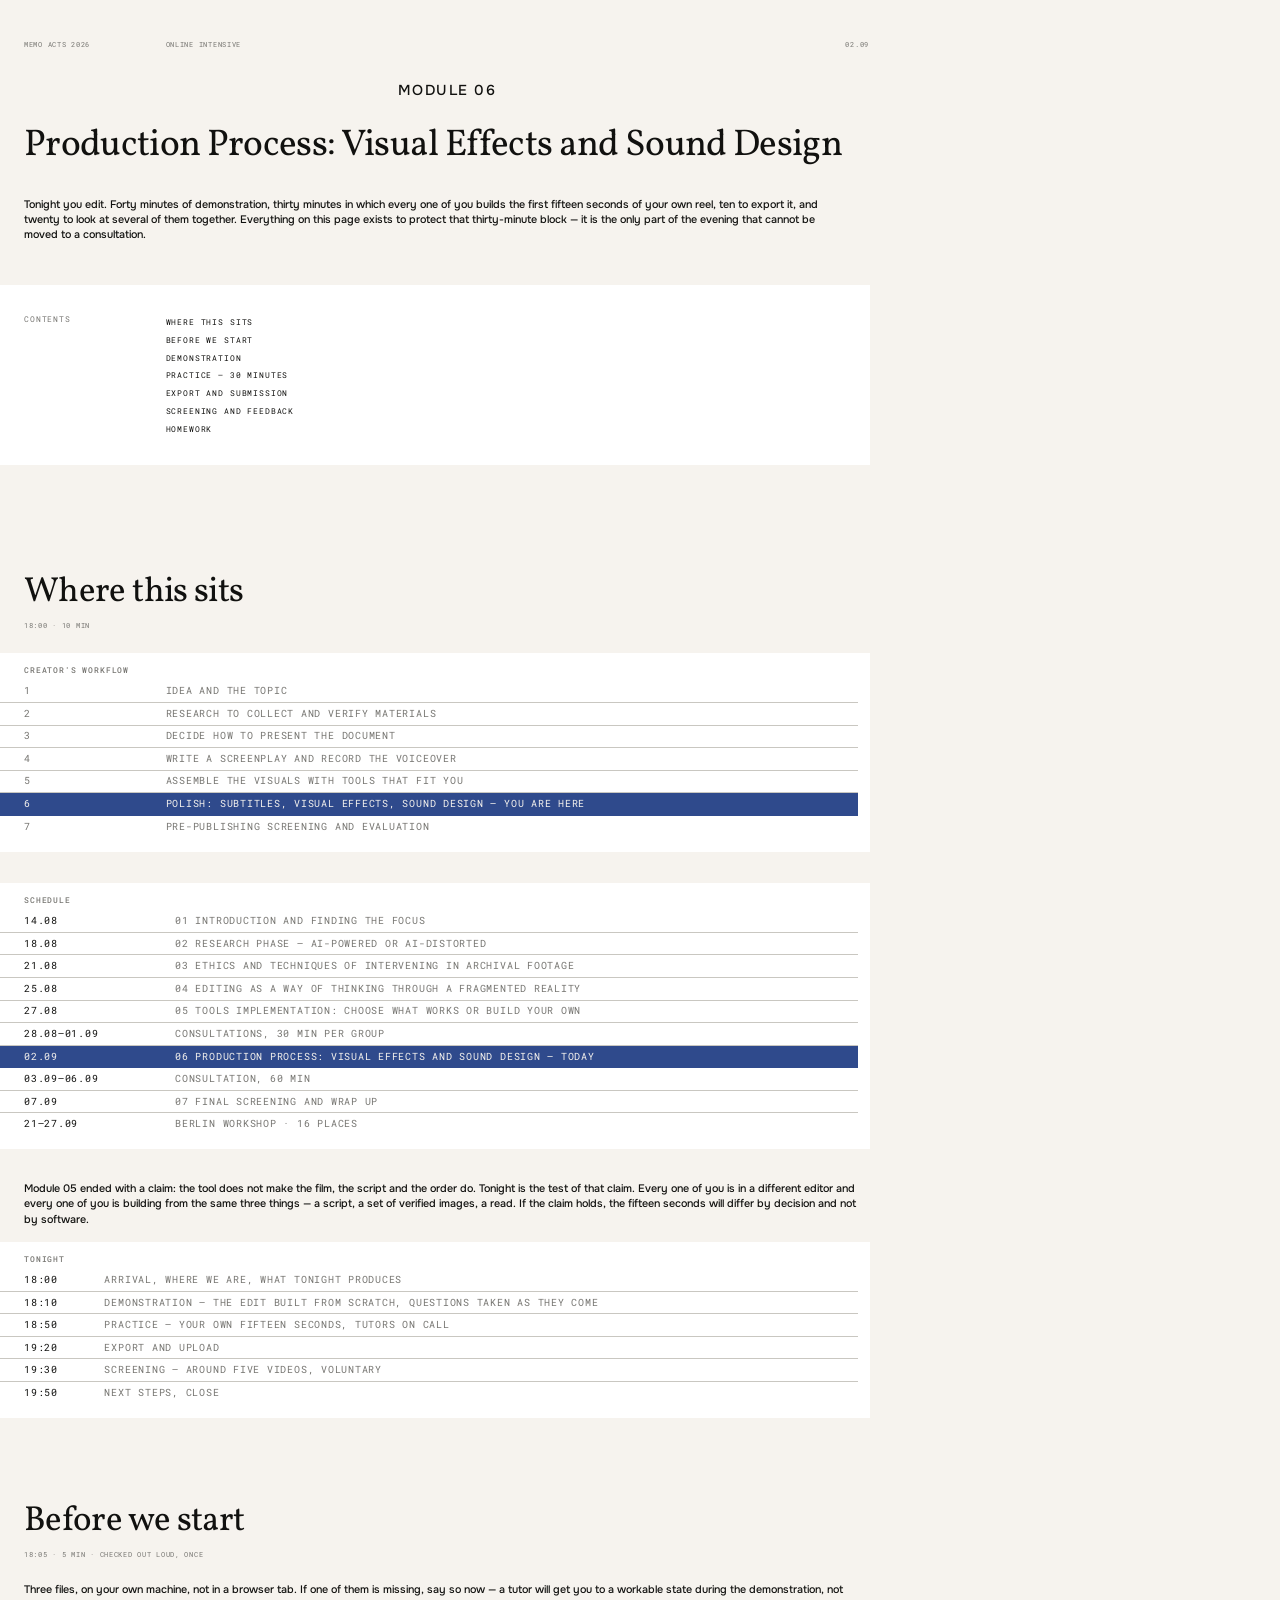
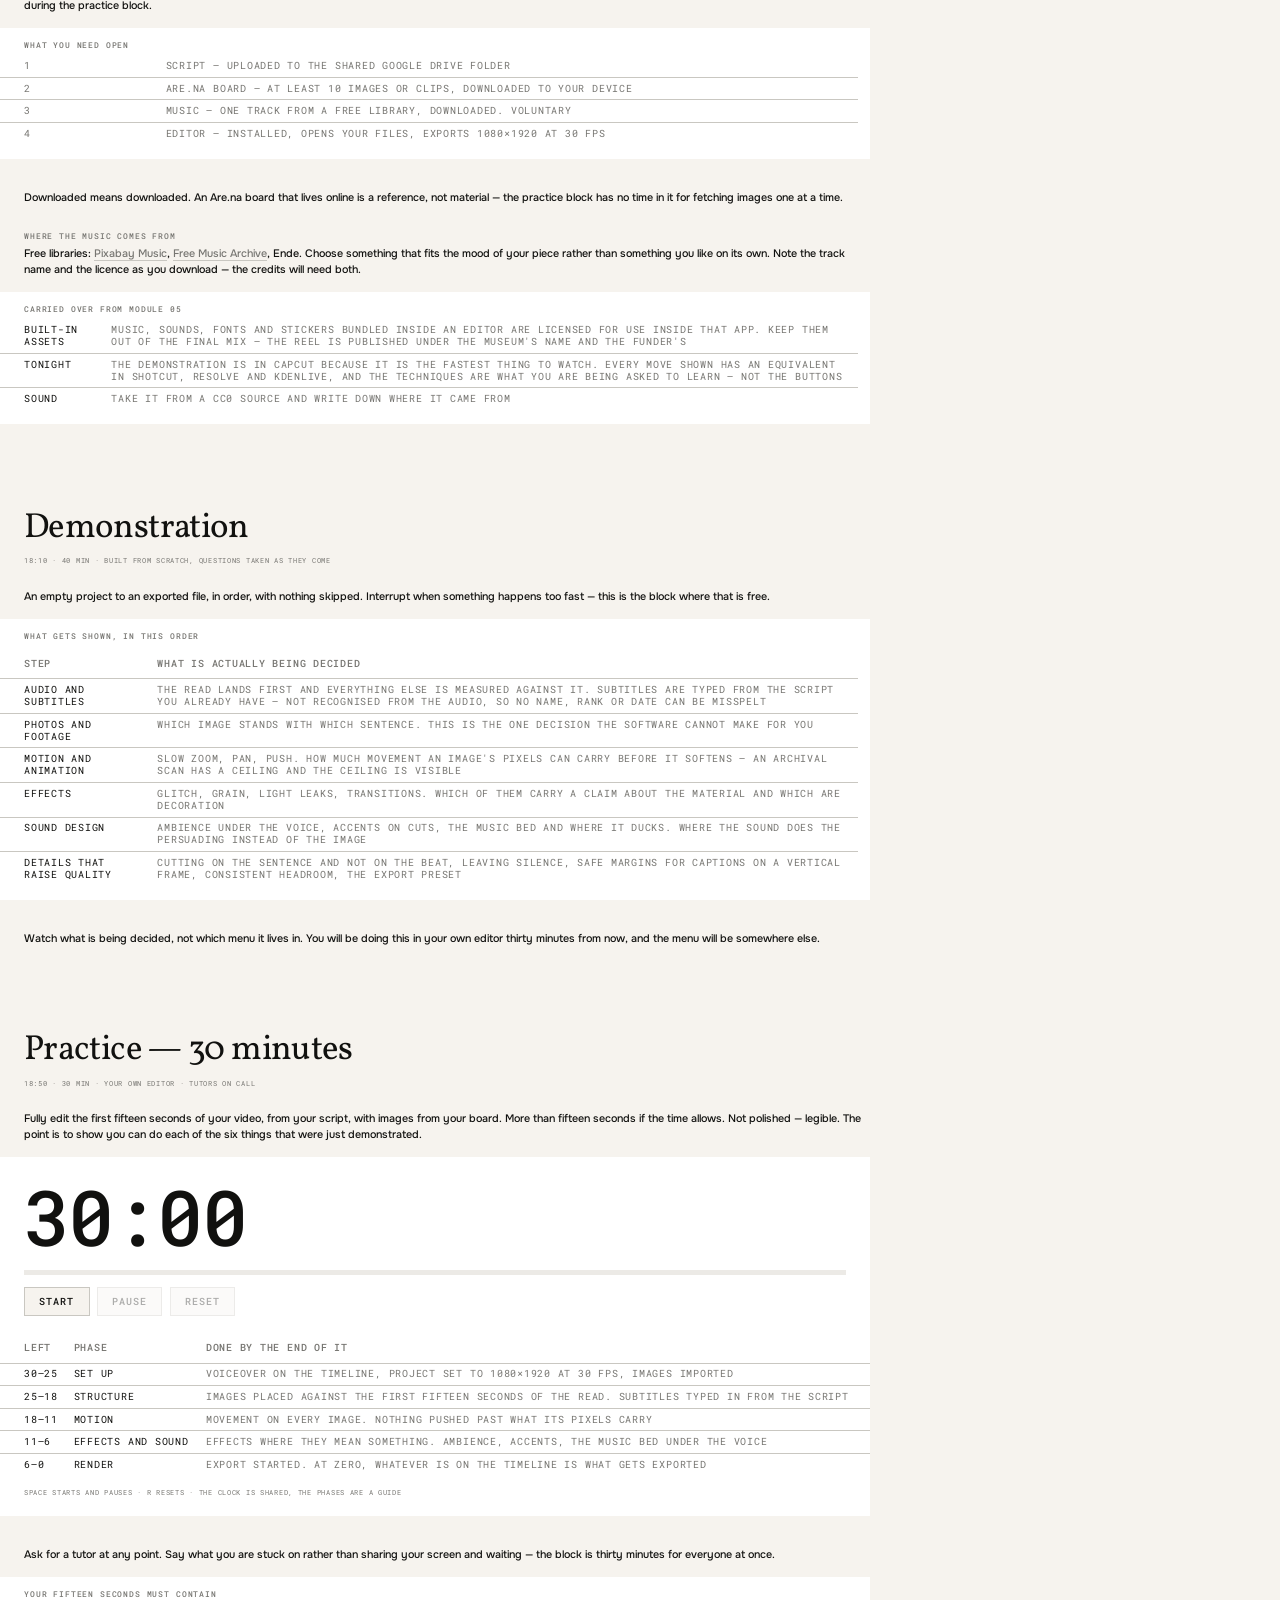
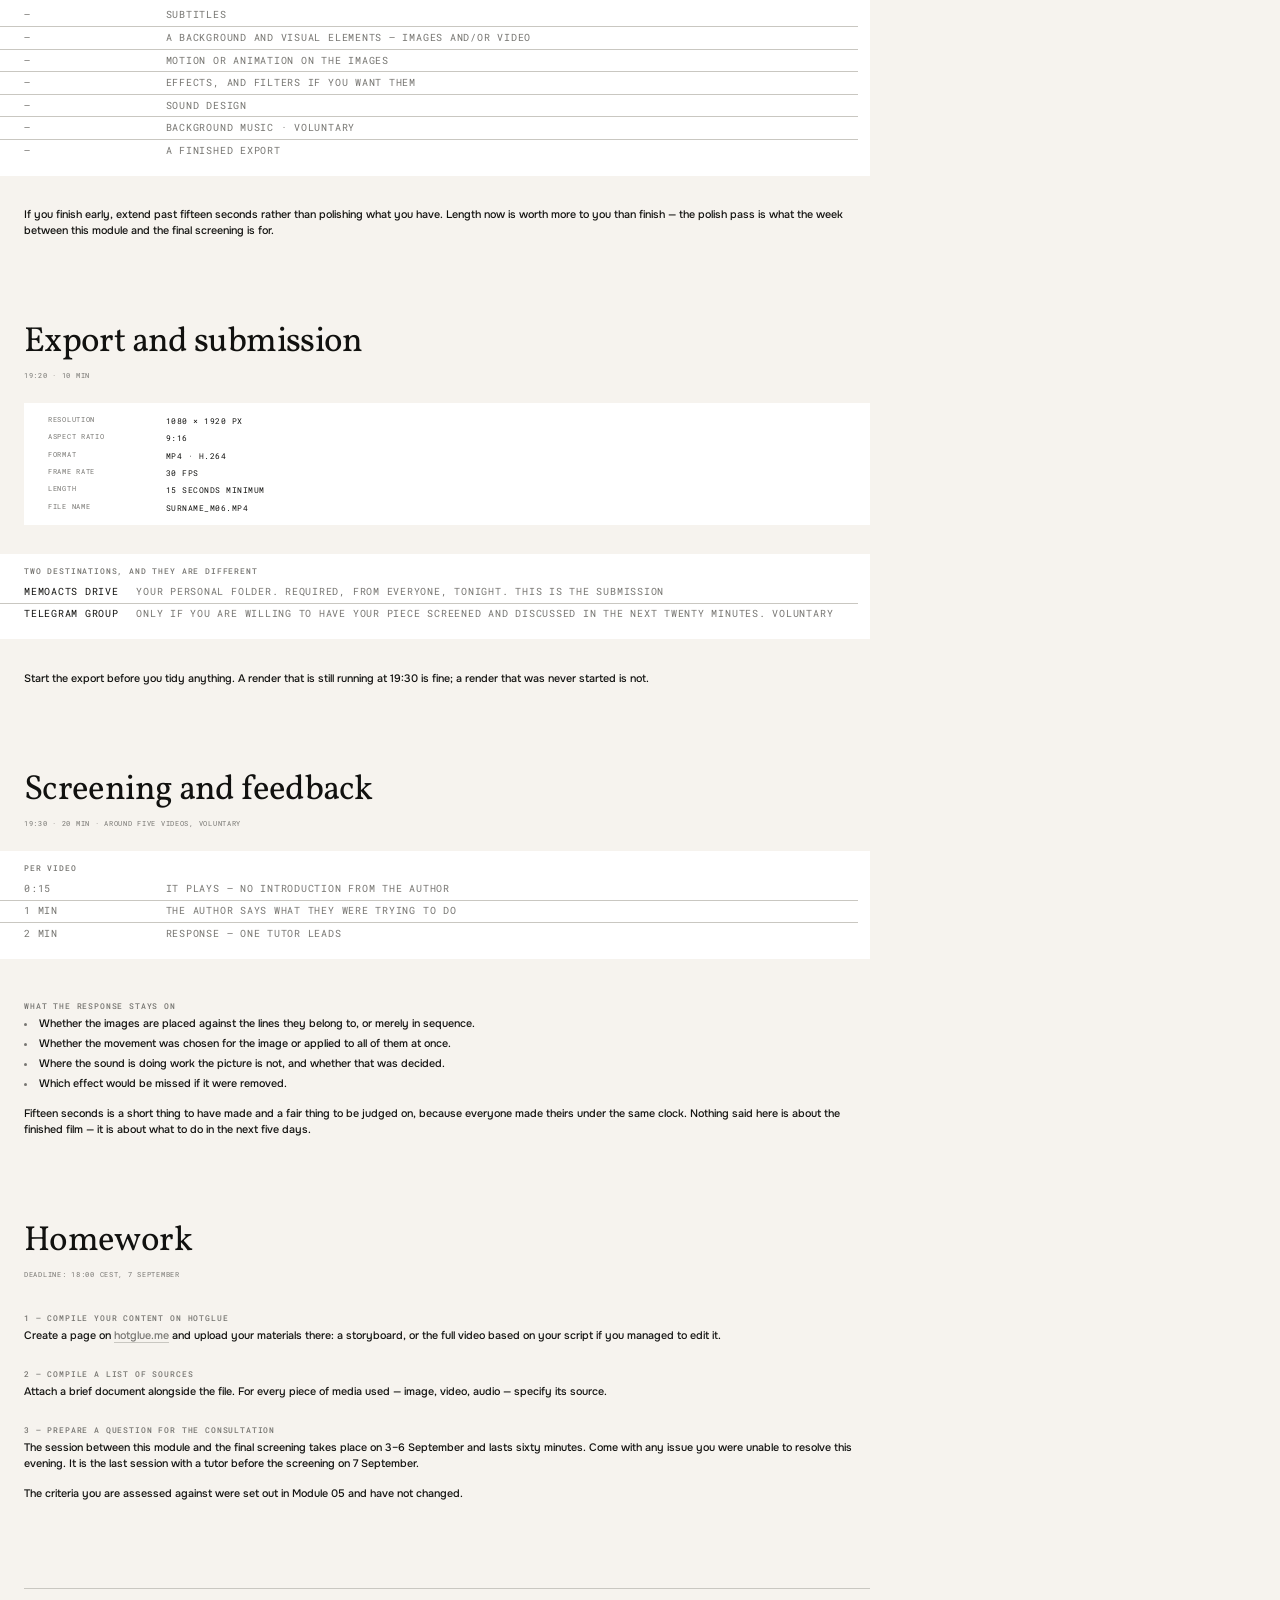
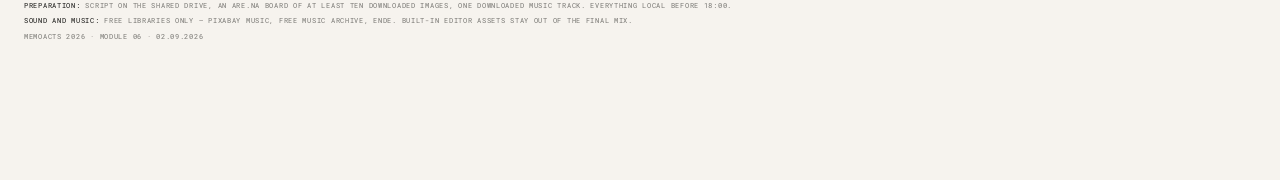
<file: memoacts/06/index.html>
<!--
  Module 06 — the whole module as one page.

  Same design as Module 05 (725 px document column, white reference sheets,
  Vollkorn / Onest / Roboto Mono), but every dimension is multiplied by --k
  so the page is legible in a Zoom screenshare. --k is the only thing to
  change: 1 gives the exact Module 05 page, 1.75 is the value set here.
  If the room still cannot read it, raise --k in :root and reload.

  Self-contained: one HTML file, one fonts/ directory, relative paths only.
  The practice timer is plain JavaScript, no network, no dependencies.
-->
<!doctype html>
<html lang="en">
<head>
<meta charset="utf-8">
<meta name="viewport" content="width=device-width, initial-scale=1">
<title>Module 06 — Production Process: Visual Effects and Sound Design</title>
<style>
/* Self-hosted, latin subsets, SIL OFL — see fonts/OFL.txt.
   The page needs no network at all. */
@font-face { font-family: "Vollkorn";    src: url("fonts/vollkorn-400.woff2")    format("woff2"); font-weight: 400; font-style: normal; font-display: swap; }
@font-face { font-family: "Vollkorn";    src: url("fonts/vollkorn-500.woff2")    format("woff2"); font-weight: 500; font-style: normal; font-display: swap; }
@font-face { font-family: "Onest";       src: url("fonts/onest-400.woff2")       format("woff2"); font-weight: 400; font-style: normal; font-display: swap; }
@font-face { font-family: "Onest";       src: url("fonts/onest-500.woff2")       format("woff2"); font-weight: 500; font-style: normal; font-display: swap; }
@font-face { font-family: "Roboto Mono"; src: url("fonts/roboto-mono-400.woff2") format("woff2"); font-weight: 400; font-style: normal; font-display: swap; }
@font-face { font-family: "Roboto Mono"; src: url("fonts/roboto-mono-500.woff2") format("woff2"); font-weight: 500; font-style: normal; font-display: swap; }

:root {
  /* Screenshare scale. 1 = Module 05 at its original size. */
  --k: 1.75;

  --bg:    #F6F3EE;
  --panel: #FFFFFF;
  --ink:   #11110F;
  --muted: #777672;
  --rule:  #C9C7C1;
  --wash:  #ECEAE6;
  --mark:  #2F4A8C;   /* blue pencil — selection, here and in the contents */
  --live:  #A03A28;   /* the running timer, and nothing else */

  --serif: "Vollkorn", Georgia, serif;
  --sans:  "Onest", Arial, sans-serif;
  --mono:  "Roboto Mono", ui-monospace, monospace;

  --col:   calc(725px * var(--k));   /* full sheet width, including the gutter */
  --text:  calc(705px * var(--k));   /* text column */
  --label: calc(118px * var(--k));   /* first grid column: labels, times */
  --gut:   calc( 20px * var(--k));   /* the gutter itself */
}

* { box-sizing: border-box; }
html { -webkit-text-size-adjust: 100%; }

html, body {
  margin: 0;
  background: var(--bg);
  color: var(--ink);
}

body {
  font-family: var(--sans);
  font-size: calc(10px * var(--k));
  line-height: 1.28;
  -webkit-font-smoothing: antialiased;
}

main {
  width: 100%;
  padding: 0 0 calc(110px * var(--k)) var(--gut);
}

header.masthead,
nav.runlist,
section,
footer {
  width: var(--text);
  max-width: var(--text);
  margin-left: 0;
  margin-right: 0;
}

/* ---------------------------------------------------------- masthead */

header.masthead {
  margin: 0 0 calc(36px * var(--k));
  padding: 0;
  border: 0;
}

.topline {
  height: calc(69px * var(--k));
  display: grid;
  grid-template-columns: var(--label) 1fr auto;
  align-items: start;
  padding-top: calc(34px * var(--k));
  font-family: var(--mono);
  font-size: calc(6px * var(--k));
  line-height: 1;
  letter-spacing: .10em;
  text-transform: uppercase;
  color: var(--muted);
}

.topline span:last-child { justify-self: end; padding-right: 1px; }

.module-label {
  margin: 0 0 calc(26px * var(--k));
  text-align: center;
  font-family: var(--sans);
  font-size: calc(12px * var(--k));
  font-weight: 500;
  line-height: 1;
  letter-spacing: .10em;
  text-transform: uppercase;
  color: var(--ink);
}

h1 {
  width: calc(690px * var(--k));
  max-width: 100%;
  margin: 0 0 calc(28px * var(--k));
  font-family: var(--serif);
  font-size: calc(31px * var(--k));
  font-weight: 400;
  line-height: .98;
  letter-spacing: -.018em;
}

.standfirst {
  width: calc(680px * var(--k));
  max-width: 100%;
  margin: 0;
  font-family: var(--sans);
  font-size: calc(9px * var(--k));
  font-weight: 500;
  line-height: 1.35;
}

/* ---------------------------------------------------------- contents */

nav.runlist {
  width: var(--col);
  max-width: var(--col);
  margin: 0 0 calc(92px * var(--k)) calc(-1 * var(--gut));
  padding: calc(24px * var(--k)) var(--gut) calc(22px * var(--k));
  border: 0;
  background: var(--panel);
  display: grid;
  grid-template-columns: var(--label) 1fr;
  align-items: start;
}

nav.runlist p {
  margin: 0;
  font-family: var(--mono);
  font-size: calc(7px * var(--k));
  line-height: 1.15;
  letter-spacing: .10em;
  text-transform: uppercase;
  color: var(--muted);
}

nav.runlist ol { margin: 0; padding: 0; list-style: none; }
nav.runlist li { margin: 0 0 calc(2px * var(--k)); }

nav.runlist a,
nav.runlist a:visited {
  display: inline-block;
  padding: calc(1px * var(--k)) calc(5px * var(--k));
  margin-left: calc(-5px * var(--k));
  transition: background-color .12s, color .12s;
  font-family: var(--mono);
  font-size: calc(7px * var(--k));
  line-height: 1.16;
  letter-spacing: .10em;
  text-transform: uppercase;
  color: var(--ink);
  text-decoration: none;
}

/* ---------------------------------------------------------- sections */

section { margin-bottom: calc(72px * var(--k)); scroll-margin-top: calc(12px * var(--k)); }

h2 {
  margin: 0 0 calc(10px * var(--k));
  font-family: var(--serif);
  font-size: calc(29px * var(--k));
  font-weight: 400;
  line-height: 1;
  letter-spacing: -.018em;
}

h2 em { font-style: normal; }

.meta {
  margin: 0 0 calc(20px * var(--k));
  font-family: var(--mono);
  font-size: calc(6px * var(--k));
  line-height: 1;
  letter-spacing: .10em;
  text-transform: uppercase;
  color: var(--muted);
}

h3 {
  margin: 0;
  padding: calc(9px * var(--k)) 0 calc(5px * var(--k));
  font-family: var(--mono);
  font-size: calc(7px * var(--k));
  font-weight: 500;
  line-height: 1.1;
  letter-spacing: .10em;
  text-transform: uppercase;
  color: var(--muted);
}

section > p:not(.meta):not(.caption) {
  width: 100%;
  margin: 0 0 calc(12px * var(--k));
  font-family: var(--sans);
  font-size: calc(9px * var(--k));
  font-weight: 500;
  line-height: 1.45;
}

section > p.lede {
  font-size: calc(11px * var(--k));
  line-height: 1.4;
}

section > ul,
section > ol {
  margin: 0 0 calc(12px * var(--k));
  padding-left: 0;
  list-style-position: inside;
  font-family: var(--sans);
  font-size: calc(9px * var(--k));
  font-weight: 500;
  line-height: 1.5;
}

section > ul li,
section > ol li { margin-bottom: calc(3px * var(--k)); }
li::marker { color: var(--muted); }
strong { font-weight: 500; }
em.q { font-style: italic; }

/* ------------------------------------------------------------ sheets */

.sheet {
  width: var(--col);
  margin: 0 0 calc(26px * var(--k)) calc(-1 * var(--gut));
  padding: 0 calc(10px * var(--k)) calc(12px * var(--k)) var(--gut);
  background: var(--panel);
}

.sheet h3 { padding-top: calc(10px * var(--k)); }
.sheet table { width: calc(100% + var(--gut)); margin: 0 0 0 calc(-1 * var(--gut)); }
.sheet > *:last-child { margin-bottom: 0; }

.sheet ol,
.sheet ul {
  margin: 0;
  padding: 0;
  list-style: none;
  counter-reset: row;
}

.sheet ol li,
.sheet ul li {
  counter-increment: row;
  display: grid;
  grid-template-columns: var(--label) 1fr;
  width: calc(100% + var(--gut));
  margin: 0 0 0 calc(-1 * var(--gut));
  padding: calc(4px * var(--k)) calc(6px * var(--k)) calc(4px * var(--k)) var(--gut);
  border-bottom: 1px solid var(--rule);
  font-family: var(--mono);
  font-size: calc(8px * var(--k));
  line-height: 1.25;
  letter-spacing: .08em;
  text-transform: uppercase;
}

.sheet ol li::before { content: counter(row); color: var(--muted); }
.sheet ul li::before { content: attr(data-key); color: var(--muted); }
.sheet li:last-child { border-bottom: 0; }
.sheet li.here,
.sheet li.here::before { background: var(--mark); color: var(--bg); }
.sheet li.here { border-bottom-color: var(--mark); }
.sheet li:not(.here) { color: var(--muted); }

/* ------------------------------------------------------------ tables */

table {
  width: var(--col);
  max-width: var(--col);
  margin: 0 0 calc(26px * var(--k)) calc(-1 * var(--gut));
  border-collapse: separate;
  border-spacing: 0;
  background: var(--panel);
  font-family: var(--mono);
  font-size: calc(8px * var(--k));
  line-height: 1.25;
  letter-spacing: .08em;
  text-transform: uppercase;
}

th, td {
  padding: calc(4px * var(--k)) calc(6px * var(--k));
  border: 0;
  border-bottom: 1px solid var(--rule);
  text-align: left;
  vertical-align: top;
  font-family: var(--mono);
  font-size: calc(8px * var(--k));
  font-weight: 400;
  line-height: 1.25;
  letter-spacing: .08em;
  text-transform: uppercase;
  color: var(--muted);
}

th:first-child, td:first-child { padding-left: var(--gut); }

thead th {
  padding-top: calc(10px * var(--k));
  padding-bottom: calc(7px * var(--k));
  font-weight: 500;
  color: var(--muted);
}

tbody td.k { color: var(--ink); }
td.num { text-align: right; font-variant-numeric: tabular-nums; }
tr.here td,
tr.here td.k { background: var(--mark); color: var(--bg); border-bottom-color: var(--mark); }
tbody tr:last-child td { border-bottom: 0; }

/* -------------------------------------------------------------- spec */

dl.spec {
  width: var(--text);
  max-width: var(--text);
  margin: 0 0 calc(24px * var(--k));
  padding: calc(10px * var(--k)) calc(10px * var(--k)) calc(10px * var(--k)) 0;
  display: grid;
  grid-template-columns: var(--label) 1fr;
  gap: calc(5px * var(--k)) 0;
  background: var(--panel);
}

dl.spec .spec-row { display: contents; }

dl.spec dt {
  margin: 0;
  padding-left: var(--gut);
  font-family: var(--mono);
  font-size: calc(6px * var(--k));
  line-height: 1.3;
  letter-spacing: .10em;
  text-transform: uppercase;
  color: var(--muted);
}

dl.spec dd {
  margin: 0;
  font-family: var(--mono);
  font-size: calc(7px * var(--k));
  line-height: 1.35;
  letter-spacing: .06em;
  text-transform: uppercase;
  color: var(--ink);
}

/* ------------------------------------------------------------- media */

.caption {
  width: var(--text);
  max-width: var(--text);
  margin: calc(7px * var(--k)) 0 calc(12px * var(--k));
  font-family: var(--mono);
  font-size: calc(6px * var(--k));
  line-height: 1.3;
  letter-spacing: .10em;
  text-transform: uppercase;
  color: var(--muted);
}

/* ------------------------------------------------------- code, links */

code {
  padding: 0 2px;
  background: var(--wash);
  font-family: var(--mono);
  font-size: .95em;
  letter-spacing: .04em;
  text-transform: none;
  color: var(--ink);
}

pre {
  width: var(--text);
  max-width: var(--text);
  margin: 0 0 calc(12px * var(--k));
  padding: calc(10px * var(--k)) calc(12px * var(--k));
  overflow-x: auto;
  background: var(--panel);
  font-family: var(--mono);
  font-size: calc(8px * var(--k));
  line-height: 1.6;
  letter-spacing: .02em;
  color: var(--ink);
}

pre .c { color: var(--muted); }

a, a:visited { color: var(--muted); text-decoration: none; border-bottom: 1px solid var(--rule); }
nav.runlist a, nav.runlist a:visited { border-bottom: 0; }

a:hover, a:focus { color: var(--ink); border-bottom-color: var(--ink); outline: none; }
nav.runlist a:hover,
nav.runlist a:focus,
nav.runlist a.current {
  background: var(--mark);
  color: var(--bg);
  outline: none;
}

.here { color: var(--ink); }

/* -------------------------------------------------------------- timer */

.timer {
  width: var(--col);
  max-width: var(--col);
  margin: 0 0 calc(26px * var(--k)) calc(-1 * var(--gut));
  padding: calc(18px * var(--k)) var(--gut) calc(16px * var(--k));
  background: var(--panel);
}

.timer .clock {
  margin: 0;
  font-family: var(--mono);
  font-size: calc(64px * var(--k));
  font-weight: 500;
  line-height: 1;
  letter-spacing: -.02em;
  font-variant-numeric: tabular-nums;
  color: var(--ink);
}

.timer.running .clock { color: var(--live); }
.timer.done .clock    { color: var(--live); }

.timer .bar {
  height: calc(4px * var(--k));
  margin: calc(12px * var(--k)) 0 calc(10px * var(--k));
  background: var(--wash);
}

.timer .bar > i {
  display: block;
  width: 0%;
  height: 100%;
  background: var(--live);
  transition: width .3s linear;
}

.timer .controls {
  display: flex;
  gap: calc(6px * var(--k));
  align-items: center;
  margin: 0 0 calc(12px * var(--k));
}

.timer button {
  appearance: none;
  cursor: pointer;
  padding: calc(6px * var(--k)) calc(12px * var(--k));
  border: 1px solid var(--rule);
  background: var(--bg);
  font-family: var(--mono);
  font-size: calc(8px * var(--k));
  font-weight: 500;
  letter-spacing: .10em;
  text-transform: uppercase;
  color: var(--ink);
  transition: background-color .12s, color .12s, border-color .12s;
}

.timer button:hover,
.timer button:focus { background: var(--mark); border-color: var(--mark); color: var(--bg); outline: none; }
.timer button[disabled] { opacity: .35; cursor: default; }
.timer button[disabled]:hover { background: var(--bg); border-color: var(--rule); color: var(--ink); }

.timer .hint {
  margin: 0;
  font-family: var(--mono);
  font-size: calc(6px * var(--k));
  line-height: 1.3;
  letter-spacing: .10em;
  text-transform: uppercase;
  color: var(--muted);
}

.timer table { margin-bottom: calc(10px * var(--k)); background: transparent; }
.timer table tr.now td,
.timer table tr.now td.k { background: var(--live); color: var(--bg); border-bottom-color: var(--live); }
.timer table tr.past td,
.timer table tr.past td.k { color: var(--rule); }

/* -------------------------------------------------------- discussion */

details {
  width: var(--text);
  max-width: var(--text);
  margin: calc(20px * var(--k)) 0 0;
  padding: calc(7px * var(--k)) 0 0;
  border-top: 1px solid var(--rule);
}

summary {
  cursor: pointer;
  list-style: none;
  font-family: var(--mono);
  font-size: calc(7px * var(--k));
  line-height: 1;
  letter-spacing: .10em;
  text-transform: uppercase;
  color: var(--muted);
}

summary::-webkit-details-marker { display: none; }
summary::before { content: "+ "; }
details[open] summary::before { content: "\2212 "; }
summary:hover { color: var(--ink); }

details ol {
  margin-top: calc(8px * var(--k));
  padding-left: 0;
  list-style-position: inside;
  font-family: var(--mono);
  font-size: calc(7px * var(--k));
  line-height: 1.45;
  letter-spacing: .08em;
  text-transform: uppercase;
  color: var(--muted);
}

details ol li { margin-bottom: calc(4px * var(--k)); }

/* ------------------------------------------------------------ footer */

footer {
  padding-top: calc(10px * var(--k));
  border-top: 1px solid var(--rule);
  font-family: var(--mono);
  font-size: calc(6px * var(--k));
  line-height: 1.35;
  letter-spacing: .10em;
  text-transform: uppercase;
  color: var(--muted);
}

footer p { margin: 0 0 calc(5px * var(--k)); }
footer strong { color: var(--ink); font-weight: 400; }

/* ------------------------------------------------------------ mobile */

@media (max-width: 1400px) {
  :root { --k: 1.2; }
}

@media (max-width: 900px) {
  :root { --k: 1; }

  main { padding-left: 14px; padding-right: 14px; }

  header.masthead,
  section,
  footer,
  .caption,
  dl.spec,
  details,
  pre { width: 100%; max-width: 100%; margin-left: 0; }

  nav.runlist,
  .sheet,
  .timer,
  table {
    width: calc(100% + 28px);
    max-width: none;
    margin-left: -14px;
    padding-left: 14px;
    padding-right: 14px;
  }

  table { padding: 0; }
  th:first-child, td:first-child { padding-left: 14px; }

  nav.runlist { grid-template-columns: 1fr; }
  nav.runlist p { margin-bottom: 8px; }

  h1 { width: 100%; font-size: 26px; }
  .standfirst { width: 100%; }
  .topline { grid-template-columns: 1fr 1fr auto; }

  .sheet ol li,
  .sheet ul li { grid-template-columns: 74px 1fr; }
  dl.spec { grid-template-columns: 1fr; gap: 0; }
  dl.spec dt { padding-left: 20px; padding-top: 6px; }
  dl.spec dd { padding-left: 20px; padding-bottom: 4px; }

  .timer .clock { font-size: 54px; }
}
</style>
</head>
<body>
<main>

<header class="masthead">
  <div class="topline">
    <span>MEMO ACTS 2026</span>
    <span>ONLINE INTENSIVE</span>
    <span>02.09</span>
  </div>
  <p class="module-label">MODULE 06</p>
  <h1>Production Process: Visual Effects and Sound Design</h1>
  <p class="standfirst">
    Tonight you edit. Forty minutes of demonstration, thirty minutes in which
    every one of you builds the first fifteen seconds of your own reel, ten to
    export it, and twenty to look at several of them together. Everything on
    this page exists to protect that thirty-minute block — it is the only part
    of the evening that cannot be moved to a consultation.
  </p>
</header>

<nav class="runlist">
  <p>Contents</p>
  <ol>
    <li><a href="#where">Where this sits</a></li>
    <li><a href="#ready">Before we start</a></li>
    <li><a href="#demo">Demonstration</a></li>
    <li><a href="#practice">Practice — 30 minutes</a></li>
    <li><a href="#export">Export and submission</a></li>
    <li><a href="#screening">Screening and feedback</a></li>
    <li><a href="#homework">Homework</a></li>
  </ol>
</nav>

<!-- ------------------------------------------------------------- where -->

<section id="where">
  <h2>Where this sits</h2>
  <p class="meta">18:00 · 10 min</p>

  <div class="sheet">
  <h3>Creator's workflow</h3>
  <ol>
    <li>Idea and the topic</li>
    <li>Research to collect and verify materials</li>
    <li>Decide how to present the document</li>
    <li>Write a screenplay and record the voiceover</li>
    <li>Assemble the visuals with tools that fit you</li>
    <li class="here">Polish: subtitles, visual effects, sound design — you are here</li>
    <li>Pre-publishing screening and evaluation</li>
  </ol>
  </div>

  <div class="sheet">
  <h3>Schedule</h3>
  <table>
    <tbody>
      <tr><td class="k">14.08</td><td>01 Introduction and Finding the Focus</td></tr>
      <tr><td class="k">18.08</td><td>02 Research Phase — AI-powered or AI-distorted</td></tr>
      <tr><td class="k">21.08</td><td>03 Ethics and Techniques of Intervening in Archival Footage</td></tr>
      <tr><td class="k">25.08</td><td>04 Editing as a Way of Thinking Through a Fragmented Reality</td></tr>
      <tr><td class="k">27.08</td><td>05 Tools Implementation: Choose What Works or Build Your Own</td></tr>
      <tr><td class="k">28.08–01.09</td><td>Consultations, 30 min per group</td></tr>
      <tr class="here"><td class="k">02.09</td><td>06 Production Process: Visual Effects and Sound Design — today</td></tr>
      <tr><td class="k">03.09–06.09</td><td>Consultation, 60 min</td></tr>
      <tr><td class="k">07.09</td><td>07 Final Screening and Wrap Up</td></tr>
      <tr><td class="k">21–27.09</td><td>Berlin workshop · 16 places</td></tr>
    </tbody>
  </table>
  </div>

  <p>Module 05 ended with a claim: the tool does not make the film, the script
    and the order do. Tonight is the test of that claim. Every one of you is in
    a different editor and every one of you is building from the same three
    things — a script, a set of verified images, a read. If the claim holds, the
    fifteen seconds will differ by decision and not by software.</p>

  <div class="sheet">
  <h3>Tonight</h3>
  <table>
    <tbody>
      <tr><td class="k">18:00</td><td>Arrival, where we are, what tonight produces</td></tr>
      <tr><td class="k">18:10</td><td>Demonstration — the edit built from scratch, questions taken as they come</td></tr>
      <tr><td class="k">18:50</td><td>Practice — your own fifteen seconds, tutors on call</td></tr>
      <tr><td class="k">19:20</td><td>Export and upload</td></tr>
      <tr><td class="k">19:30</td><td>Screening — around five videos, voluntary</td></tr>
      <tr><td class="k">19:50</td><td>Next steps, close</td></tr>
    </tbody>
  </table>
  </div>
</section>

<!-- ------------------------------------------------------------- ready -->

<section id="ready">
  <h2>Before we start</h2>
  <p class="meta">18:05 · 5 min · checked out loud, once</p>

  <p class="lede">Three files, on your own machine, not in a browser tab. If one
    of them is missing, say so now — a tutor will get you to a workable state
    during the demonstration, not during the practice block.</p>

  <div class="sheet">
  <h3>What you need open</h3>
  <ul>
    <li data-key="1">Script — uploaded to the shared Google Drive folder</li>
    <li data-key="2">Are.na board — at least 10 images or clips, downloaded to your device</li>
    <li data-key="3">Music — one track from a free library, downloaded. Voluntary</li>
    <li data-key="4">Editor — installed, opens your files, exports 1080×1920 at 30 fps</li>
  </ul>
  </div>

  <p>Downloaded means downloaded. An Are.na board that lives online is a
    reference, not material — the practice block has no time in it for
    fetching images one at a time.</p>

  <h3>Where the music comes from</h3>

  <p>Free libraries: <a href="https://pixabay.com/music/">Pixabay Music</a>,
    <a href="https://freemusicarchive.org">Free Music Archive</a>, Ende.
    Choose something that fits the mood of your piece rather than something you
    like on its own. Note the track name and the licence as you download — the
    credits will need both.</p>

  <div class="sheet">
  <h3>Carried over from Module 05</h3>
  <table>
    <tbody>
      <tr>
        <td class="k">Built-in assets</td>
        <td>music, sounds, fonts and stickers bundled inside an editor are licensed for use inside that app. Keep them out of the final mix — the reel is published under the museum's name and the funder's</td>
      </tr>
      <tr>
        <td class="k">Tonight</td>
        <td>the demonstration is in CapCut because it is the fastest thing to watch. Every move shown has an equivalent in Shotcut, Resolve and Kdenlive, and the techniques are what you are being asked to learn — not the buttons</td>
      </tr>
      <tr>
        <td class="k">Sound</td>
        <td>take it from a CC0 source and write down where it came from</td>
      </tr>
    </tbody>
  </table>
  </div>
</section>

<!-- -------------------------------------------------------------- demo -->

<section id="demo">
  <h2>Demonstration</h2>
  <p class="meta">18:10 · 40 min · built from scratch, questions taken as they come</p>

  <p>An empty project to an exported file, in order, with nothing skipped.
    Interrupt when something happens too fast — this is the block where that is
    free.</p>

  <div class="sheet">
  <h3>What gets shown, in this order</h3>
  <table>
    <thead><tr><th>Step</th><th>What is actually being decided</th></tr></thead>
    <tbody>
      <tr>
        <td class="k">Audio and subtitles</td>
        <td>the read lands first and everything else is measured against it. Subtitles are typed from the script you already have — not recognised from the audio, so no name, rank or date can be misspelt</td>
      </tr>
      <tr>
        <td class="k">Photos and footage</td>
        <td>which image stands with which sentence. This is the one decision the software cannot make for you</td>
      </tr>
      <tr>
        <td class="k">Motion and animation</td>
        <td>slow zoom, pan, push. How much movement an image's pixels can carry before it softens — an archival scan has a ceiling and the ceiling is visible</td>
      </tr>
      <tr>
        <td class="k">Effects</td>
        <td>glitch, grain, light leaks, transitions. Which of them carry a claim about the material and which are decoration</td>
      </tr>
      <tr>
        <td class="k">Sound design</td>
        <td>ambience under the voice, accents on cuts, the music bed and where it ducks. Where the sound does the persuading instead of the image</td>
      </tr>
      <tr>
        <td class="k">Details that raise quality</td>
        <td>cutting on the sentence and not on the beat, leaving silence, safe margins for captions on a vertical frame, consistent headroom, the export preset</td>
      </tr>
    </tbody>
  </table>
  </div>

  <p class="lede">Watch what is being decided, not which menu it lives in. You
    will be doing this in your own editor thirty minutes from now, and the menu
    will be somewhere else.</p>
</section>

<!-- ---------------------------------------------------------- practice -->

<section id="practice">
  <h2>Practice — 30 minutes</h2>
  <p class="meta">18:50 · 30 min · your own editor · tutors on call</p>

  <p class="lede">Fully edit the first fifteen seconds of your video, from your
    script, with images from your board. More than fifteen seconds if the time
    allows. Not polished — legible. The point is to show you can do each of the
    six things that were just demonstrated.</p>

  <div class="timer" id="practiceTimer">
    <p class="clock" id="clock">30:00</p>
    <div class="bar"><i id="bar"></i></div>
    <div class="controls">
      <button type="button" id="btnStart">Start</button>
      <button type="button" id="btnPause" disabled>Pause</button>
      <button type="button" id="btnReset" disabled>Reset</button>
    </div>

    <table>
      <thead><tr><th>Left</th><th>Phase</th><th>Done by the end of it</th></tr></thead>
      <tbody id="phases">
        <tr data-from="30" data-to="25">
          <td class="k">30–25</td>
          <td class="k">Set up</td>
          <td>Voiceover on the timeline, project set to 1080×1920 at 30 fps, images imported</td>
        </tr>
        <tr data-from="25" data-to="18">
          <td class="k">25–18</td>
          <td class="k">Structure</td>
          <td>Images placed against the first fifteen seconds of the read. Subtitles typed in from the script</td>
        </tr>
        <tr data-from="18" data-to="11">
          <td class="k">18–11</td>
          <td class="k">Motion</td>
          <td>Movement on every image. Nothing pushed past what its pixels carry</td>
        </tr>
        <tr data-from="11" data-to="6">
          <td class="k">11–6</td>
          <td class="k">Effects and sound</td>
          <td>Effects where they mean something. Ambience, accents, the music bed under the voice</td>
        </tr>
        <tr data-from="6" data-to="0">
          <td class="k">6–0</td>
          <td class="k">Render</td>
          <td>Export started. At zero, whatever is on the timeline is what gets exported</td>
        </tr>
      </tbody>
    </table>

    <p class="hint">Space starts and pauses · R resets · The clock is shared, the phases are a guide</p>
  </div>

  <p>Ask for a tutor at any point. Say what you are stuck on rather than
    sharing your screen and waiting — the block is thirty minutes for everyone
    at once.</p>

  <div class="sheet">
  <h3>Your fifteen seconds must contain</h3>
  <ul>
    <li data-key="—">Subtitles</li>
    <li data-key="—">A background and visual elements — images and/or video</li>
    <li data-key="—">Motion or animation on the images</li>
    <li data-key="—">Effects, and filters if you want them</li>
    <li data-key="—">Sound design</li>
    <li data-key="—">Background music · voluntary</li>
    <li data-key="—">A finished export</li>
  </ul>
  </div>

  <p>If you finish early, extend past fifteen seconds rather than polishing what
    you have. Length now is worth more to you than finish — the polish pass is
    what the week between this module and the final screening is for.</p>
</section>

<!-- ------------------------------------------------------------ export -->

<section id="export">
  <h2>Export and submission</h2>
  <p class="meta">19:20 · 10 min</p>

  <dl class="spec">
    <div class="spec-row"><dt>Resolution</dt><dd>1080 × 1920 px</dd></div>
    <div class="spec-row"><dt>Aspect ratio</dt><dd>9:16</dd></div>
    <div class="spec-row"><dt>Format</dt><dd>MP4 · H.264</dd></div>
    <div class="spec-row"><dt>Frame rate</dt><dd>30 fps</dd></div>
    <div class="spec-row"><dt>Length</dt><dd>15 seconds minimum</dd></div>
    <div class="spec-row"><dt>File name</dt><dd>surname_m06.mp4</dd></div>
  </dl>

  <div class="sheet">
  <h3>Two destinations, and they are different</h3>
  <table>
    <tbody>
      <tr>
        <td class="k">MemoActs Drive</td>
        <td>your personal folder. Required, from everyone, tonight. This is the submission</td>
      </tr>
      <tr>
        <td class="k">Telegram group</td>
        <td>only if you are willing to have your piece screened and discussed in the next twenty minutes. Voluntary</td>
      </tr>
    </tbody>
  </table>
  </div>

  <p>Start the export before you tidy anything. A render that is still running
    at 19:30 is fine; a render that was never started is not.</p>
</section>

<!-- --------------------------------------------------------- screening -->

<section id="screening">
  <h2>Screening and feedback</h2>
  <p class="meta">19:30 · 20 min · around five videos, voluntary</p>

  <div class="sheet">
  <h3>Per video</h3>
  <ul>
    <li data-key="0:15">it plays — no introduction from the author</li>
    <li data-key="1 MIN">the author says what they were trying to do</li>
    <li data-key="2 MIN">response — one tutor leads</li>
  </ul>
  </div>

  <h3>What the response stays on</h3>

  <ul>
    <li>Whether the images are placed against the lines they belong to, or merely in sequence.</li>
    <li>Whether the movement was chosen for the image or applied to all of them at once.</li>
    <li>Where the sound is doing work the picture is not, and whether that was decided.</li>
    <li>Which effect would be missed if it were removed.</li>
  </ul>

  <p>Fifteen seconds is a short thing to have made and a fair thing to be
    judged on, because everyone made theirs under the same clock. Nothing said
    here is about the finished film — it is about what to do in the next five
    days.</p>
</section>

<!-- ---------------------------------------------------------- homework -->

<section id="homework">
  <h2>Homework</h2>
  <p class="meta">Deadline: 18:00 CEST, 7 September</p>

  <h3>1 — Compile your content on Hotglue</h3>

  <p>Create a page on <a href="https://hotglue.me/">hotglue.me</a> and upload
    your materials there: a storyboard, or the full video based on your script
    if you managed to edit it.</p>

  <h3>2 — Compile a list of sources</h3>

  <p>Attach a brief document alongside the file. For every piece of media used —
    image, video, audio — specify its source.</p>

  <h3>3 — Prepare a question for the consultation</h3>

  <p>The session between this module and the final screening takes place on
    3–6 September and lasts sixty minutes. Come with any issue you were unable
    to resolve this evening. It is the last session with a tutor before the
    screening on 7 September.</p>

  <p>The criteria you are assessed against were set out in Module 05 and have
    not changed.</p>
</section>

<footer>
  <p><strong>Preparation:</strong> script on the shared Drive, an Are.na board
  of at least ten downloaded images, one downloaded music track. Everything
  local before 18:00.</p>
  <p><strong>Sound and music:</strong> free libraries only — Pixabay Music,
  Free Music Archive, Ende. Built-in editor assets stay out of the final mix.</p>
  <p>MemoActs 2026 · Module 06 · 02.09.2026</p>
</footer>

</main>

<script>
/* Contents follows the reading position. Nothing else on the page moves. */
(function () {
  var links = Array.prototype.slice.call(document.querySelectorAll("nav.runlist a"));
  var sections = links.map(function (a) {
    return { link: a, el: document.getElementById(a.getAttribute("href").slice(1)) };
  }).filter(function (s) { return s.el; });

  if (!sections.length) return;

  var current = null;

  function update() {
    var line = window.scrollY + window.innerHeight * 0.3;
    var atEnd = window.scrollY + window.innerHeight >= document.documentElement.scrollHeight - 4;
    var pick = atEnd ? sections[sections.length - 1] : null;

    if (!atEnd) {
      for (var i = 0; i < sections.length; i++) {
        if (sections[i].el.offsetTop <= line) pick = sections[i];
      }
    }

    var link = pick ? pick.link : null;
    if (link === current) return;
    if (current) current.classList.remove("current");
    if (link) link.classList.add("current");
    current = link;
  }

  var ticking = false;
  function onScroll() {
    if (ticking) return;
    ticking = true;
    requestAnimationFrame(function () { update(); ticking = false; });
  }

  window.addEventListener("scroll", onScroll, { passive: true });
  window.addEventListener("resize", onScroll);
  update();
})();

/* The practice clock. Counts 30 minutes down from a wall-clock reading, so it
   stays right if the tab is backgrounded during a screenshare. */
(function () {
  var TOTAL   = 30 * 60 * 1000;
  var box     = document.getElementById("practiceTimer");
  var clock   = document.getElementById("clock");
  var bar     = document.getElementById("bar");
  var start   = document.getElementById("btnStart");
  var pause   = document.getElementById("btnPause");
  var reset   = document.getElementById("btnReset");
  var rows    = Array.prototype.slice.call(document.querySelectorAll("#phases tr"));
  var title   = document.title;

  if (!box || !clock) return;

  var remaining = TOTAL;   /* ms left when not running */
  var endsAt    = null;    /* wall-clock ms when running */
  var tick      = null;

  function left() {
    return endsAt === null ? remaining : Math.max(0, endsAt - Date.now());
  }

  function mmss(ms) {
    var t = Math.ceil(ms / 1000);
    var m = Math.floor(t / 60);
    var s = t % 60;
    return (m < 10 ? "0" : "") + m + ":" + (s < 10 ? "0" : "") + s;
  }

  function paint() {
    var ms = left();
    var minsLeft = ms / 60000;

    clock.textContent = mmss(ms);
    bar.style.width = (100 * (1 - ms / TOTAL)).toFixed(2) + "%";

    rows.forEach(function (tr) {
      var from = parseFloat(tr.getAttribute("data-from"));
      var to   = parseFloat(tr.getAttribute("data-to"));
      var now  = minsLeft <= from && minsLeft > to;
      var past = minsLeft <= to;
      tr.classList.toggle("now", now && endsAt !== null);
      tr.classList.toggle("past", past);
    });

    document.title = endsAt === null ? title : mmss(ms) + " · " + title;

    if (ms <= 0 && endsAt !== null) finish();
  }

  function run() {
    if (endsAt !== null) return;
    endsAt = Date.now() + remaining;
    box.classList.add("running");
    box.classList.remove("done");
    start.disabled = true;
    pause.disabled = false;
    reset.disabled = false;
    tick = setInterval(paint, 200);
    paint();
  }

  function hold() {
    if (endsAt === null) return;
    remaining = left();
    endsAt = null;
    clearInterval(tick);
    box.classList.remove("running");
    start.disabled = false;
    pause.disabled = true;
    start.textContent = "Resume";
    paint();
  }

  function finish() {
    clearInterval(tick);
    endsAt = null;
    remaining = 0;
    box.classList.remove("running");
    box.classList.add("done");
    start.disabled = true;
    pause.disabled = true;
    reset.disabled = false;
    clock.textContent = "00:00";
    bar.style.width = "100%";
    document.title = "TIME · " + title;
    rows.forEach(function (tr) { tr.classList.remove("now"); tr.classList.add("past"); });
  }

  function clear() {
    clearInterval(tick);
    endsAt = null;
    remaining = TOTAL;
    box.classList.remove("running", "done");
    start.disabled = false;
    pause.disabled = true;
    reset.disabled = true;
    start.textContent = "Start";
    document.title = title;
    rows.forEach(function (tr) { tr.classList.remove("now", "past"); });
    paint();
  }

  start.addEventListener("click", run);
  pause.addEventListener("click", hold);
  reset.addEventListener("click", clear);

  document.addEventListener("keydown", function (e) {
    var tag = (e.target && e.target.tagName || "").toLowerCase();
    if (tag === "input" || tag === "textarea" || e.metaKey || e.ctrlKey || e.altKey) return;

    if (e.code === "Space" || e.key === " ") {
      e.preventDefault();
      if (endsAt === null) { if (remaining > 0) run(); } else hold();
    } else if (e.key === "r" || e.key === "R") {
      e.preventDefault();
      clear();
    }
  });

  paint();
})();
</script>
</body>
</html>
</file>
